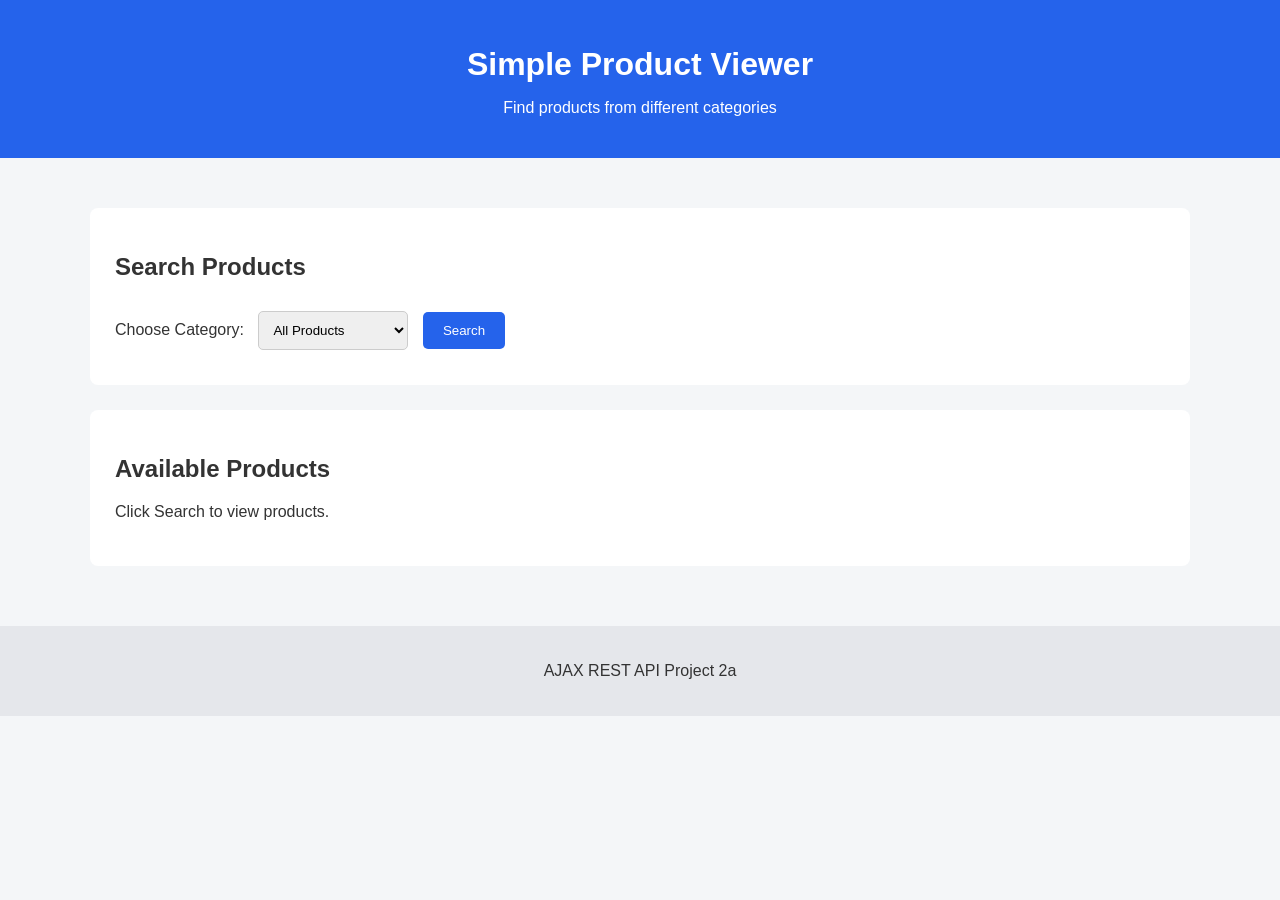
<file: Ajax-app/index.html>
<!doctype html>
<html lang="en">
  <head>
    <meta charset="UTF-8" />
    <meta name="viewport" content="width=device-width, initial-scale=1.0" />
    <title>Simple Product Viewer</title>
    <link rel="stylesheet" href="style.css" />
  </head>

  <body>
    <header>
      <h1>Simple Product Viewer</h1>
      <p>Find products from different categories</p>
    </header>
    <main>
      <section class="search-section">
        <h2>Search Products</h2>

        <label for="category">Choose Category:</label>

        <select id="category">
          <option value="all">All Products</option>
          <option value="electronics">Electronics</option>
          <option value="jewelery">Jewellery</option>
          <option value="men's clothing">Men's Clothing</option>
          <option value="women's clothing">Women's Clothing</option>
        </select>

        <button type="button" id="searchBtn">Search</button>
      </section>

      <section class="products-section">
        <h2>Available Products</h2>

        <p id="message">Click Search to view products.</p>

        <div id="productList"></div>
      </section>
    </main>

    <footer>
      <p>AJAX REST API Project 2a</p>
    </footer>
    <script src="script.js"></script>
  </body>
</html>
</file>
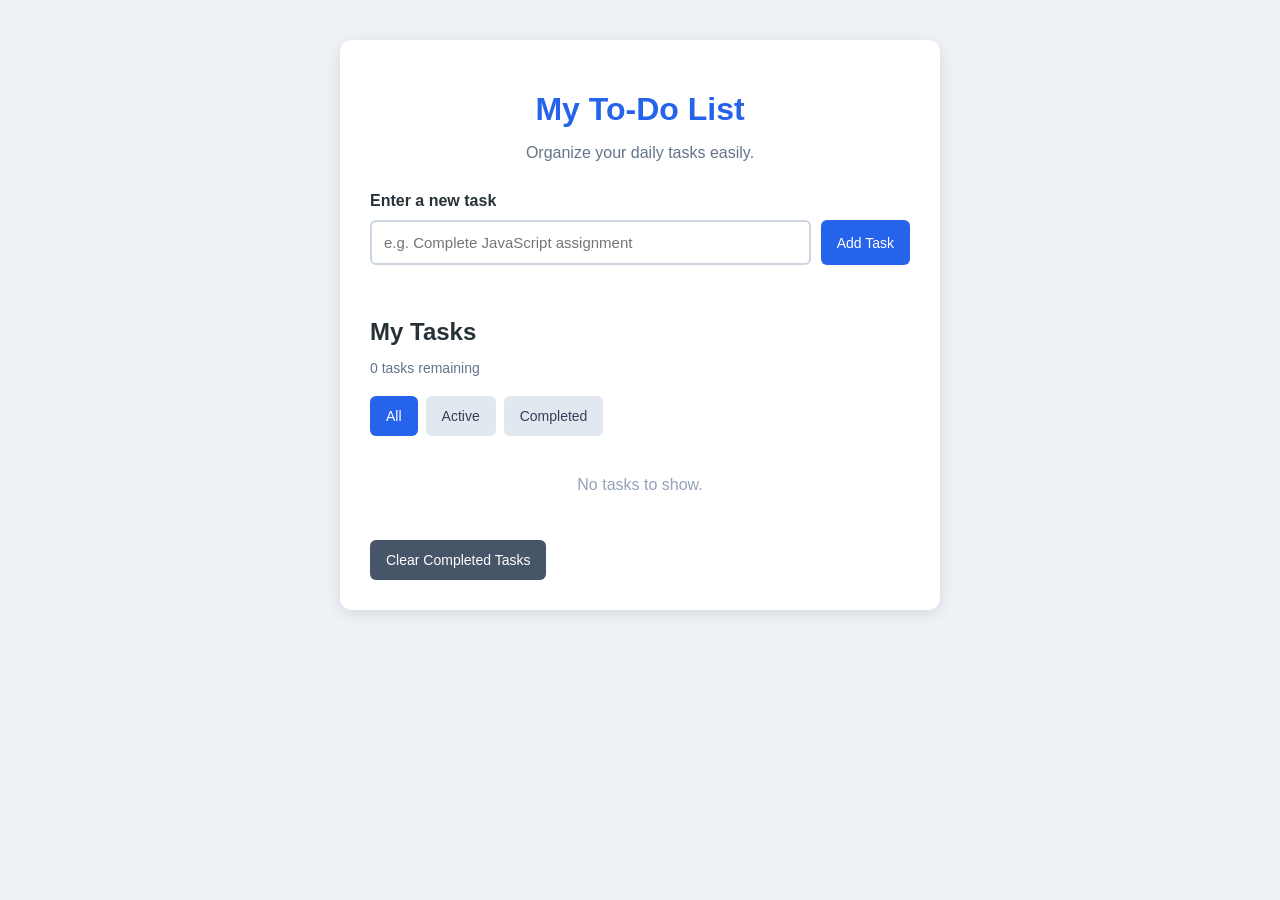
<file: todo-app/index.html>
<!DOCTYPE html>
<html lang="en">
<head>
  <meta charset="UTF-8">
  <meta name="viewport" content="width=device-width, initial-scale=1.0">
  <title>My To-Do List</title>
  <link rel="stylesheet" href="style.css">
  <script src="script.js" defer></script>
</head>
<body>

  <main class="container">
    <h1>My To-Do List</h1>
    <p class="subtitle">Organize your daily tasks easily.</p>

    <form id="taskForm" novalidate>
      <label for="taskInput">Enter a new task</label>

      <div class="input-row">
        <input
          type="text"
          id="taskInput"
          placeholder="e.g. Complete JavaScript assignment"
          maxlength="100"
        >
        <button type="submit">Add Task</button>
      </div>

      <p id="errorMessage" class="error" role="alert"></p>
    </form>

    <section class="task-section">
      <h2>My Tasks</h2>

      <p id="taskCounter">0 tasks remaining</p>

      <div class="filters">
        <button type="button" class="filx ter active" data-filter="all">All</button>
        <button type="button" class="filter" data-filter="active">Active</button>
        <button type="button" class="filter" data-filter="completed">Completed</button>
      </div>

      <ul id="taskList"></ul>

      <p id="emptyMessage">No tasks to show.</p>

      <button type="button" id="clearCompleted">
        Clear Completed Tasks
      </button>
    </section>
  </main>

</body>
</html>
</file>
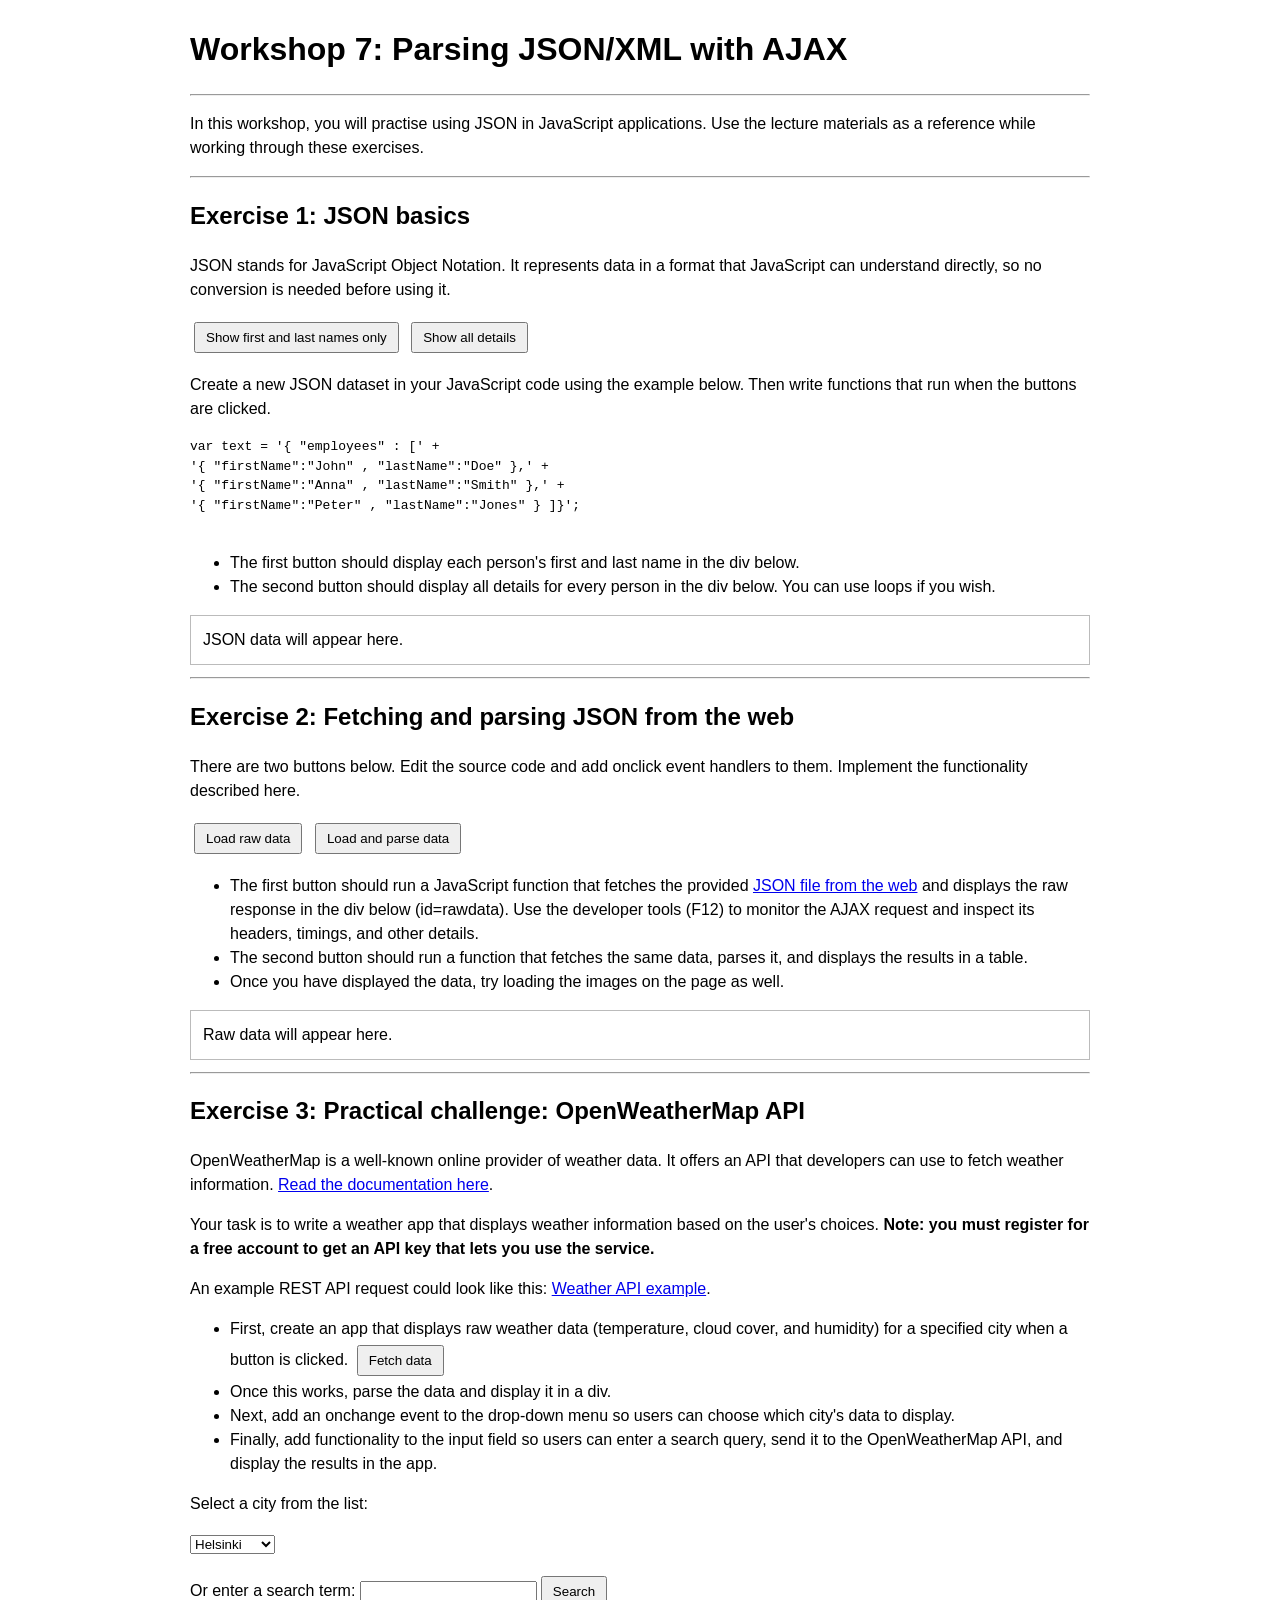
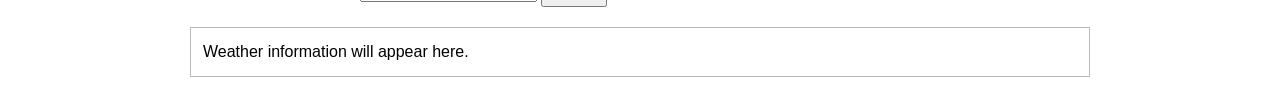
<file: workshop 7/index.html>
<!DOCTYPE html>
<html lang="en">
<head>
  <meta charset="utf-8">
  <title>Workshop 7</title>
  <link rel="stylesheet" href="css/styles.css">
  <meta name="viewport" content="width=device-width, initial-scale=1">
  <script src="script.js" defer></script>
</head>
<body class="ws8">
  <h1>Workshop 7: Parsing JSON/XML with AJAX</h1>
  <hr>
  <p>In this workshop, you will practise using JSON in JavaScript applications. Use the lecture materials as a reference while working through these exercises.</p>
  <hr>
  <h2>Exercise 1: JSON basics</h2>
  <p>JSON stands for JavaScript Object Notation. It represents data in a format that JavaScript can understand directly, so no conversion is needed before using it.</p>
  <p>
    <button onclick="showNames()">Show first and last names only</button>
    <button onclick="showDetails()">Show all details</button>
  </p>
  <p>Create a new JSON dataset in your JavaScript code using the example below. Then write functions that run when the buttons are clicked.</p>
  <pre>
var text = '{ "employees" : [' +
'{ "firstName":"John" , "lastName":"Doe" },' +
'{ "firstName":"Anna" , "lastName":"Smith" },' +
'{ "firstName":"Peter" , "lastName":"Jones" } ]}';
  </pre>
  <ul>
    <li>The first button should display each person's first and last name in the div below.</li>
    <li>The second button should display all details for every person in the div below. You can use loops if you wish.</li>
  </ul>
  <div id="jsondata">JSON data will appear here.</div>
  <hr>
  <h2>Exercise 2: Fetching and parsing JSON from the web</h2>
  <p>There are two buttons below. Edit the source code and add onclick event handlers to them. Implement the functionality described here.</p>
  <p>
    <button onclick="loadRaw()">Load raw data</button>
    <button onclick="loadMovies()">Load and parse data</button>
  </p>
  <ul>
    <li>The first button should run a JavaScript function that fetches the provided <a href="https://www.omdbapi.com/?s=star+wars&amp;apikey=cbbc6750">JSON file from the web</a> and displays the raw response in the div below (id=rawdata). Use the developer tools (F12) to monitor the AJAX request and inspect its headers, timings, and other details.</li>
    <li>The second button should run a function that fetches the same data, parses it, and displays the results in a table.</li>
    <li>Once you have displayed the data, try loading the images on the page as well.</li>
  </ul>
  <div id="rawdata">Raw data will appear here.</div>
  <hr>
  <h2>Exercise 3: Practical challenge: OpenWeatherMap API</h2>
  <p>OpenWeatherMap is a well-known online provider of weather data. It offers an API that developers can use to fetch weather information. <a href="https://openweathermap.org/api">Read the documentation here</a>.</p>
  <p>Your task is to write a weather app that displays weather information based on the user's choices. <b>Note: you must register for a free account to get an API key that lets you use the service.</b></p>
  <p>An example REST API request could look like this: <a href="https://api.openweathermap.org/data/2.5/weather?q=Helsinki&amp;units=metric&amp;mode=JSON&amp;APPID=ff64c247a136f706923d1ee0d55d71e2">Weather API example</a>.</p>
  <ul>
    <li>First, create an app that displays raw weather data (temperature, cloud cover, and humidity) for a specified city when a button is clicked. <button onclick="getWeather()">Fetch data</button></li>
    <li>Once this works, parse the data and display it in a div.</li>
    <li>Next, add an onchange event to the drop-down menu so users can choose which city's data to display.</li>
    <li>Finally, add functionality to the input field so users can enter a search query, send it to the OpenWeatherMap API, and display the results in the app.</li>
  </ul>
  <p>Select a city from the list:</p>
  <select name="mySelect" id="city" onchange="getWeather()">
    <option value="Helsinki">Helsinki</option>
    <option value="Stockholm">Stockholm</option>
    <option value="Rome">Rome</option>
    <option value="New York">New York</option>
  </select>
  <p>Or enter a search term: <input id="citysearch"><button id="search" onclick="searchWeather()">Search</button></p>
  <div id="weatherdata">Weather information will appear here.</div>
</body>
</html>
</file>
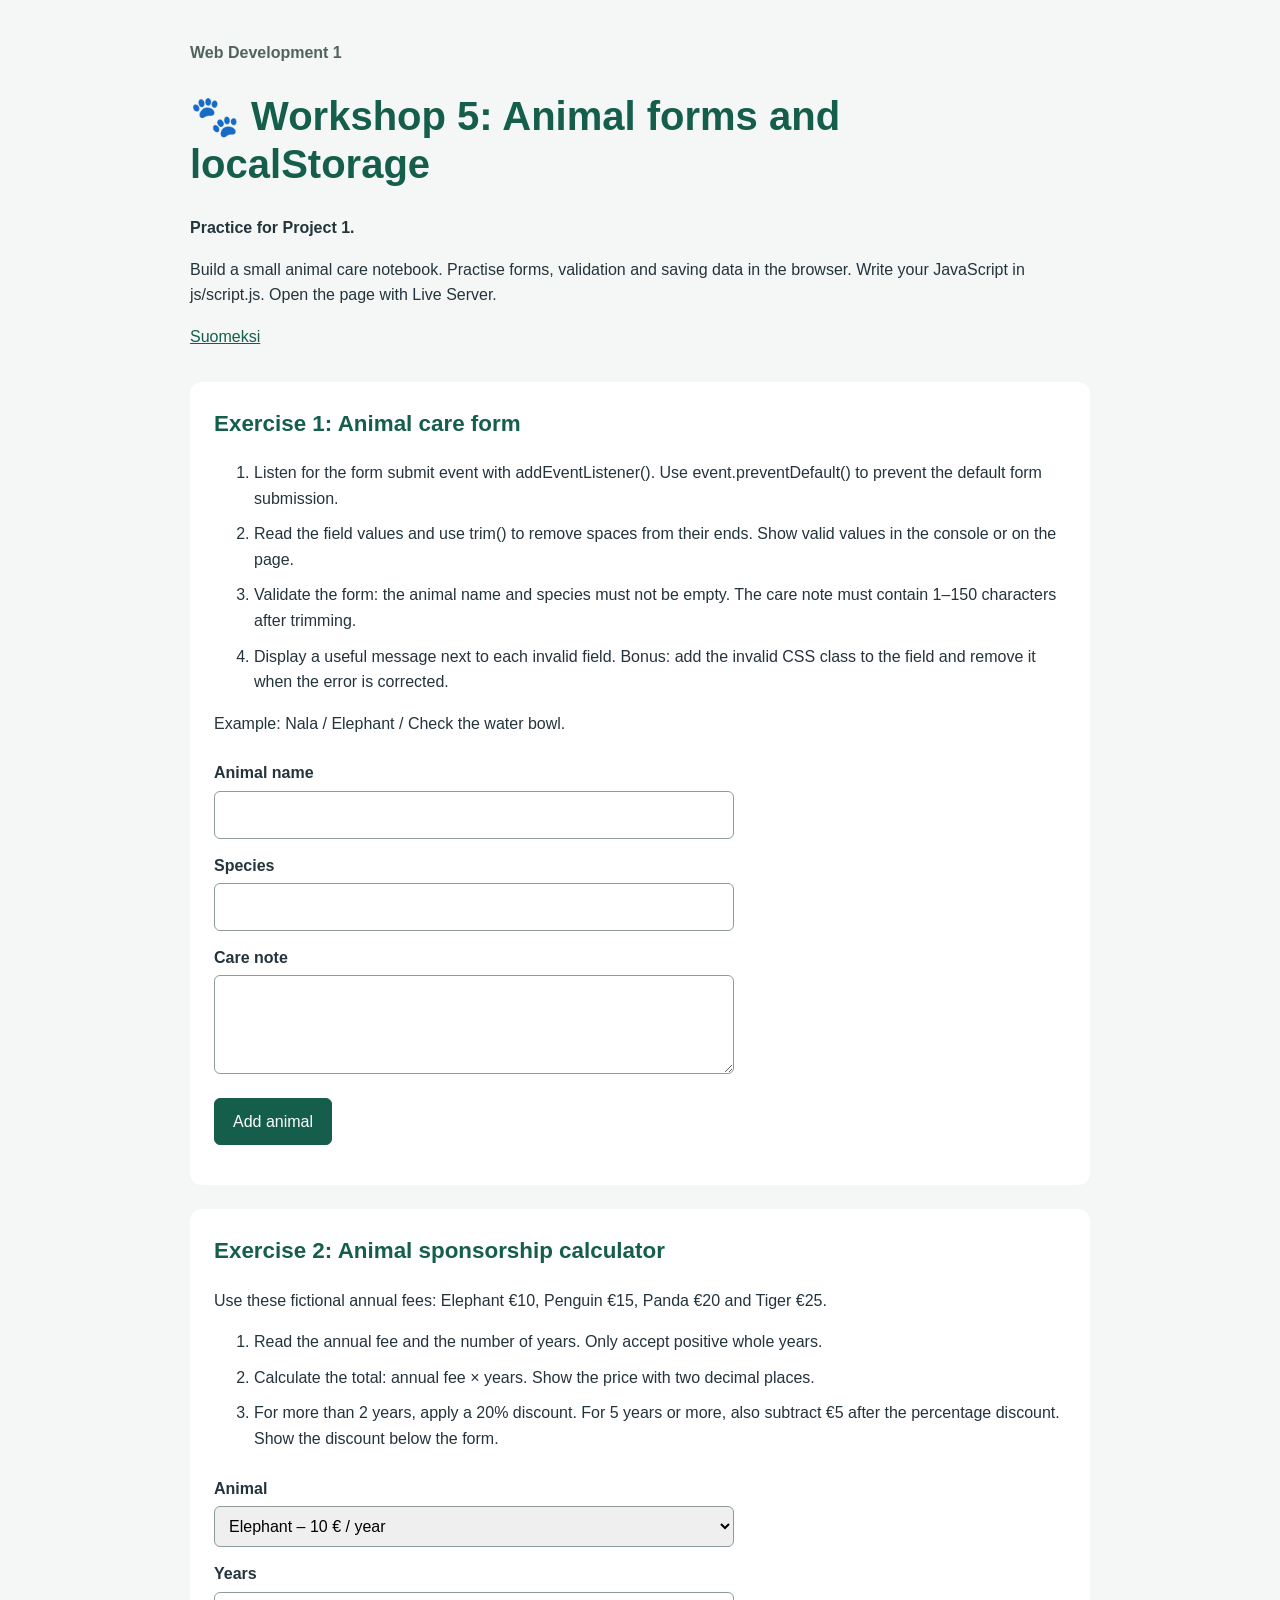
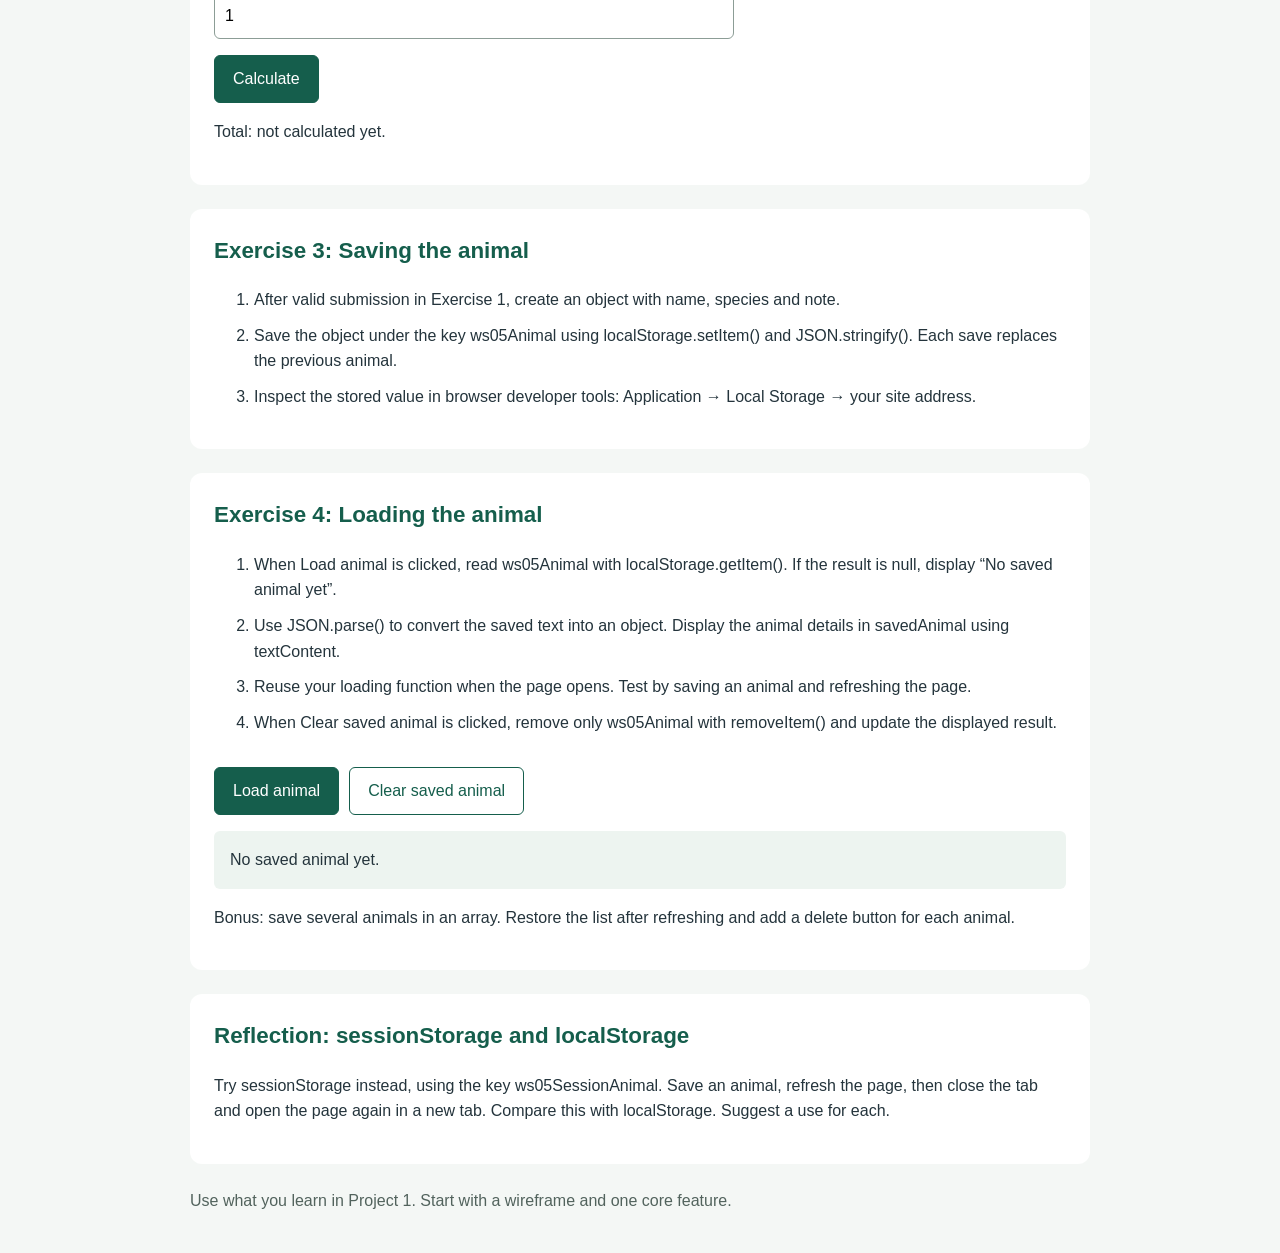
<file: Workshop5/index.html>
<!DOCTYPE html>
<html lang="en">
<head>
  <meta charset="UTF-8">
  <meta name="viewport" content="width=device-width, initial-scale=1.0">
  <title>Workshop 5: Animal forms and localStorage</title>
  <link rel="stylesheet" href="css/styles.css">
  <script src="js/script.js" defer></script>
</head>
<body>
<main>
<header>
  <p class="course">Web Development 1</p>
  <h1>🐾 Workshop 5: Animal forms and localStorage</h1>
  <p class="notice">Practice for Project 1.</p>
  <p>Build a small animal care notebook. Practise forms, validation and saving data in the browser. Write your JavaScript in js/script.js. Open the page with Live Server.</p>
  <a href="index-fi.html" lang="fi">Suomeksi</a>
</header>
<section>
  <h2>Exercise 1: Animal care form</h2>
  <ol><li>Listen for the form submit event with addEventListener(). Use event.preventDefault() to prevent the default form submission.</li><li>Read the field values and use trim() to remove spaces from their ends. Show valid values in the console or on the page.</li><li>Validate the form: the animal name and species must not be empty. The care note must contain 1–150 characters after trimming.</li><li>Display a useful message next to each invalid field. Bonus: add the invalid CSS class to the field and remove it when the error is corrected.</li></ol>
  <p>Example: Nala / Elephant / Check the water bowl.</p>
  <!-- novalidate allows students to practise JavaScript validation. -->
  <form id="animalForm" novalidate>
    <label for="animalName">Animal name</label>
    <input id="animalName" name="name" type="text" required aria-describedby="nameError">
    <span id="nameError" class="error" aria-live="polite"></span>
    <label for="animalSpecies">Species</label>
    <input id="animalSpecies" name="species" type="text" required aria-describedby="speciesError">
    <span id="speciesError" class="error" aria-live="polite"></span>
    <label for="careNote">Care note</label>
    <textarea id="careNote" name="note" rows="3" required aria-describedby="noteError"></textarea>
    <span id="noteError" class="error" aria-live="polite"></span>
    <button type="submit">Add animal</button>
  </form>
  <p id="formResult" role="status"></p>
</section>
<section>
  <h2>Exercise 2: Animal sponsorship calculator</h2>
  <p>Use these fictional annual fees: Elephant €10, Penguin €15, Panda €20 and Tiger €25.</p>
  <ol><li>Read the annual fee and the number of years. Only accept positive whole years.</li><li>Calculate the total: annual fee × years. Show the price with two decimal places.</li><li>For more than 2 years, apply a 20% discount. For 5 years or more, also subtract €5 after the percentage discount. Show the discount below the form.</li></ol>
  <form id="sponsorForm">
    <label for="animalType">Animal</label>
    <select id="animalType" name="type"><option value="10">Elephant – 10 € / year</option><option value="15">Penguin – 15 € / year</option><option value="20">Panda – 20 € / year</option><option value="25">Tiger – 25 € / year</option></select>
    <label for="years">Years</label>
    <input id="years" name="years" type="number" min="1" step="1" value="1" required>
    <button type="submit">Calculate</button>
  </form>
  <p id="cost" role="status">Total: not calculated yet.</p>
  <p id="discountMessage" aria-live="polite"></p>
</section>
<section>
  <h2>Exercise 3: Saving the animal</h2>
  <ol><li>After valid submission in Exercise 1, create an object with name, species and note.</li><li>Save the object under the key ws05Animal using localStorage.setItem() and JSON.stringify(). Each save replaces the previous animal.</li><li>Inspect the stored value in browser developer tools: Application → Local Storage → your site address.</li></ol>
</section>
<section>
  <h2>Exercise 4: Loading the animal</h2>
  <ol><li>When Load animal is clicked, read ws05Animal with localStorage.getItem(). If the result is null, display “No saved animal yet”.</li><li>Use JSON.parse() to convert the saved text into an object. Display the animal details in savedAnimal using textContent.</li><li>Reuse your loading function when the page opens. Test by saving an animal and refreshing the page.</li><li>When Clear saved animal is clicked, remove only ws05Animal with removeItem() and update the displayed result.</li></ol>
  <div class="actions">
    <button type="button" id="loadAnimal">Load animal</button>
    <button type="button" id="clearAnimal" class="secondary">Clear saved animal</button>
  </div>
  <p id="savedAnimal" class="saved" role="status">Saved animal details will appear here.</p>
  <p>Bonus: save several animals in an array. Restore the list after refreshing and add a delete button for each animal.</p>
</section>
<section>
  <h2>Reflection: sessionStorage and localStorage</h2>
  <p>Try sessionStorage instead, using the key ws05SessionAnimal. Save an animal, refresh the page, then close the tab and open the page again in a new tab. Compare this with localStorage. Suggest a use for each.</p>
</section>
<footer><p>Use what you learn in Project 1. Start with a wireframe and one core feature.</p></footer>
</main>
</body>
</html>
</file>
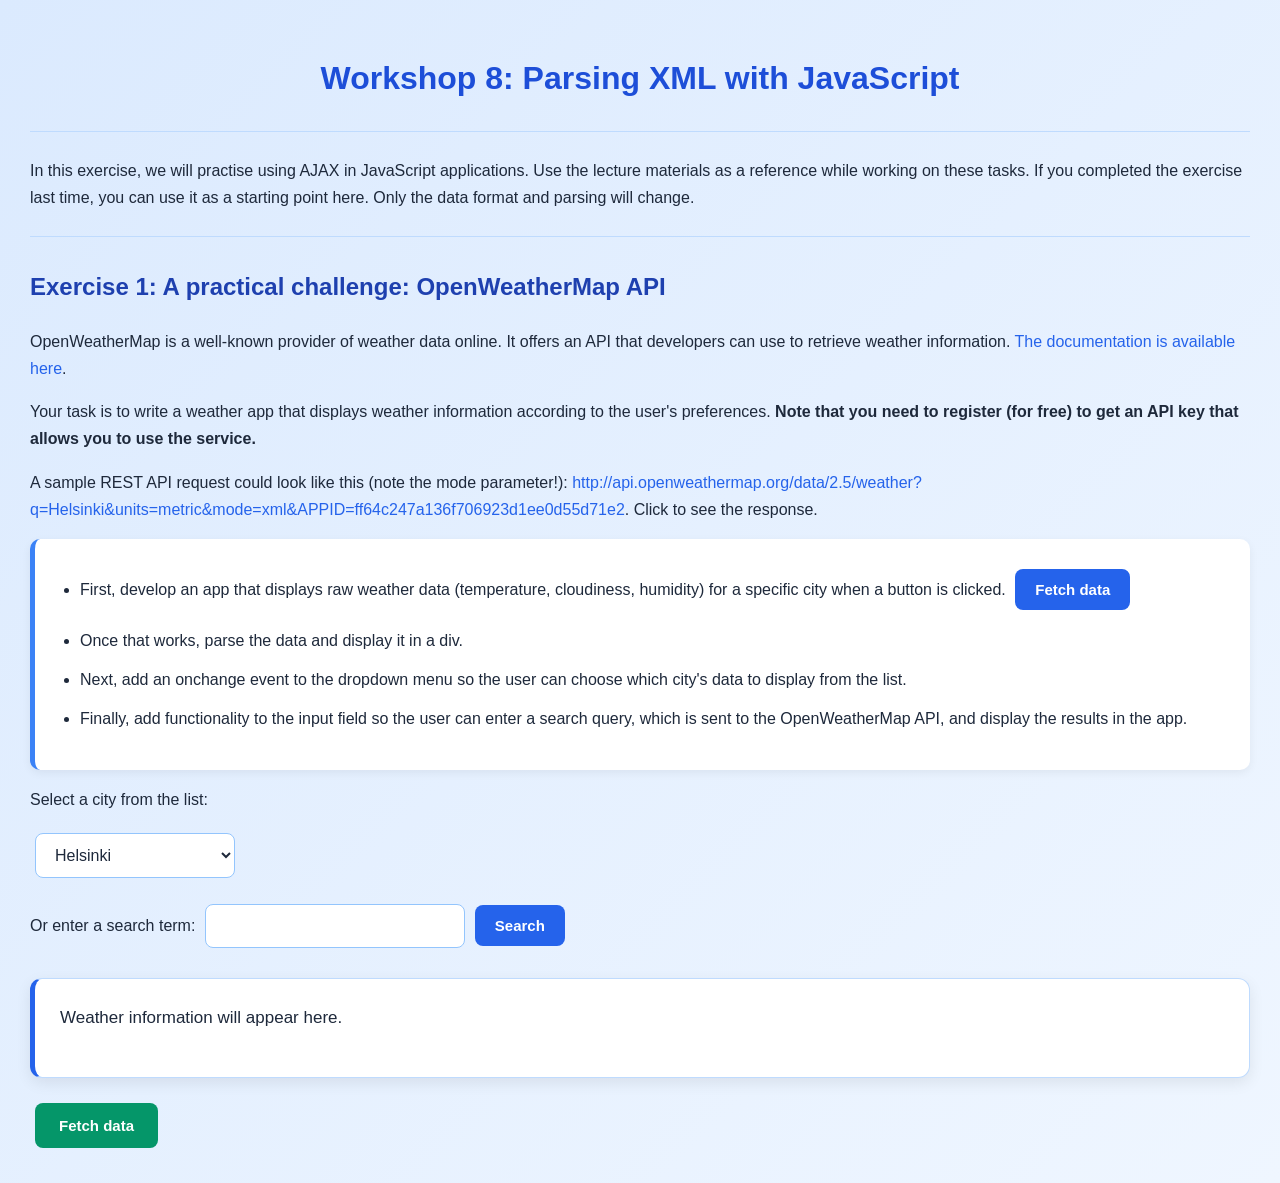
<file: workshop8/index.html>
<!DOCTYPE html>
<HTML lang="en">

<head>
    <meta charset="utf-8">
    <title>Workshop 8</title>
    <link rel="stylesheet" href="/workshop8/css/styles.css">
    <!--This is a comment. Comments are not displayed in the browser-->
    <!--defer waits until the HTML has been read before executing JavaScript.-->
    <script src="/workshop8/script.js" defer></script>
</head>

<body class="ws8">
    <h1>Workshop 8: Parsing XML with JavaScript</h1>
    <hr />
    <p>In this exercise, we will practise using AJAX in JavaScript applications. Use the lecture materials as a
        reference while working on these tasks. If you completed the exercise last time, you can use it as a starting
        point here. Only the data format and parsing will change.</p>

    <hr />
    <h2>Exercise 1: A practical challenge: OpenWeatherMap API</h2>

    <p>OpenWeatherMap is a well-known provider of weather data online. It offers an API that developers can use to
        retrieve weather information. <a href="https://openweathermap.org/api">The documentation is available here</a>.
    </p>
    <p>Your task is to write a weather app that displays weather information according to the user's preferences.
        <b>Note that you need to register (for free) to get an API key that allows you to use the service.</b>
    </p>

    <p>A sample REST API request could look like this (note the mode parameter!): <a
            href="http://api.openweathermap.org/data/2.5/weather?q=Helsinki&units=metric&mode=xml&APPID=ff64c247a136f706923d1ee0d55d71e2">http://api.openweathermap.org/data/2.5/weather?q=Helsinki&units=metric&mode=xml&APPID=ff64c247a136f706923d1ee0d55d71e2</a>.
        Click to see the response.</p>
    <ul>
        <li>First, develop an app that displays raw weather data (temperature, cloudiness, humidity) for a specific
            city when a button is clicked. <button>Fetch data</button></li>
        <li>Once that works, parse the data and display it in a div.</li>
        <li>Next, add an onchange event to the dropdown menu so the user can choose which city's data to display from
            the list.</li>
        <li>Finally, add functionality to the input field so the user can enter a search query, which is sent to the
            OpenWeatherMap API, and display the results in the app.</li>
    </ul>
    <p>Select a city from the list:</p>
    <select name="mySelect" id="city" onchange="">
        <option value="Helsinki">Helsinki</option>
        <option value="Stockholm">Stockholm</option>
        <option value="Rome">Rome</option>
        <option value="New York">New York</option>
    </select>
    <p>Or enter a search term: <input id="citysearch" /><button id="search">Search</button></p>
    <div id="weatherdata">Weather information will appear here.</div>

    <!--This is a comment. Comments are not displayed in the browser-->
    <button id="fetchWeather">Fetch data</button>

</body>

</html>
</file>
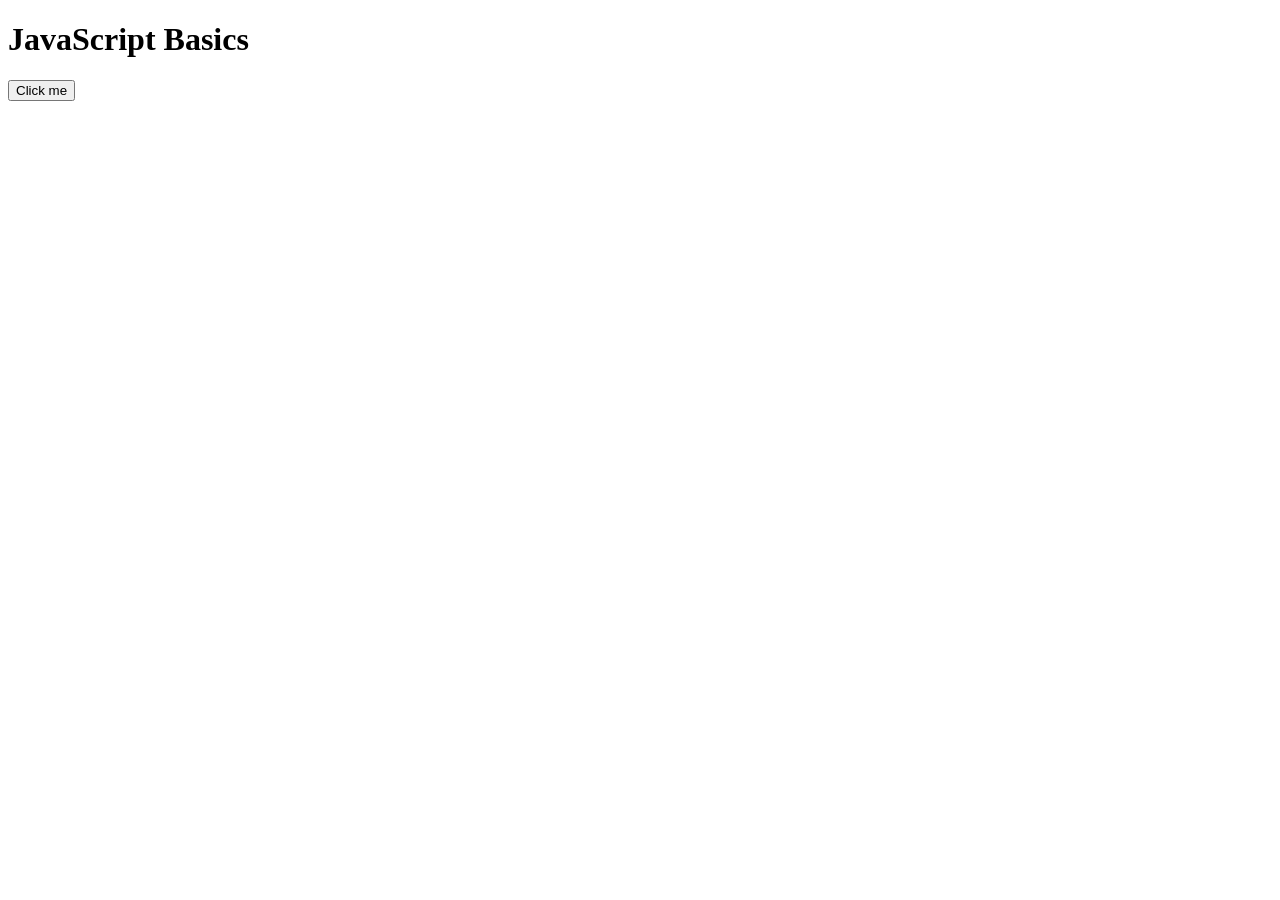
<file: WS02_JavaScript_Basics/index.html>
<!DOCTYPE html>
<html lang="en">
<head>
    <meta charset="UTF-8">
    <meta name="viewport" content="width=device-width, initial-scale=1.0">
    <title>Workshop 02 - JavaScript Basics</title>
</head>
<body>

    <h1>JavaScript Basics</h1>

    <button id="messageButton">Click me</button>

    <script src="js/script.js"></script>
</body>
</html>
</file>
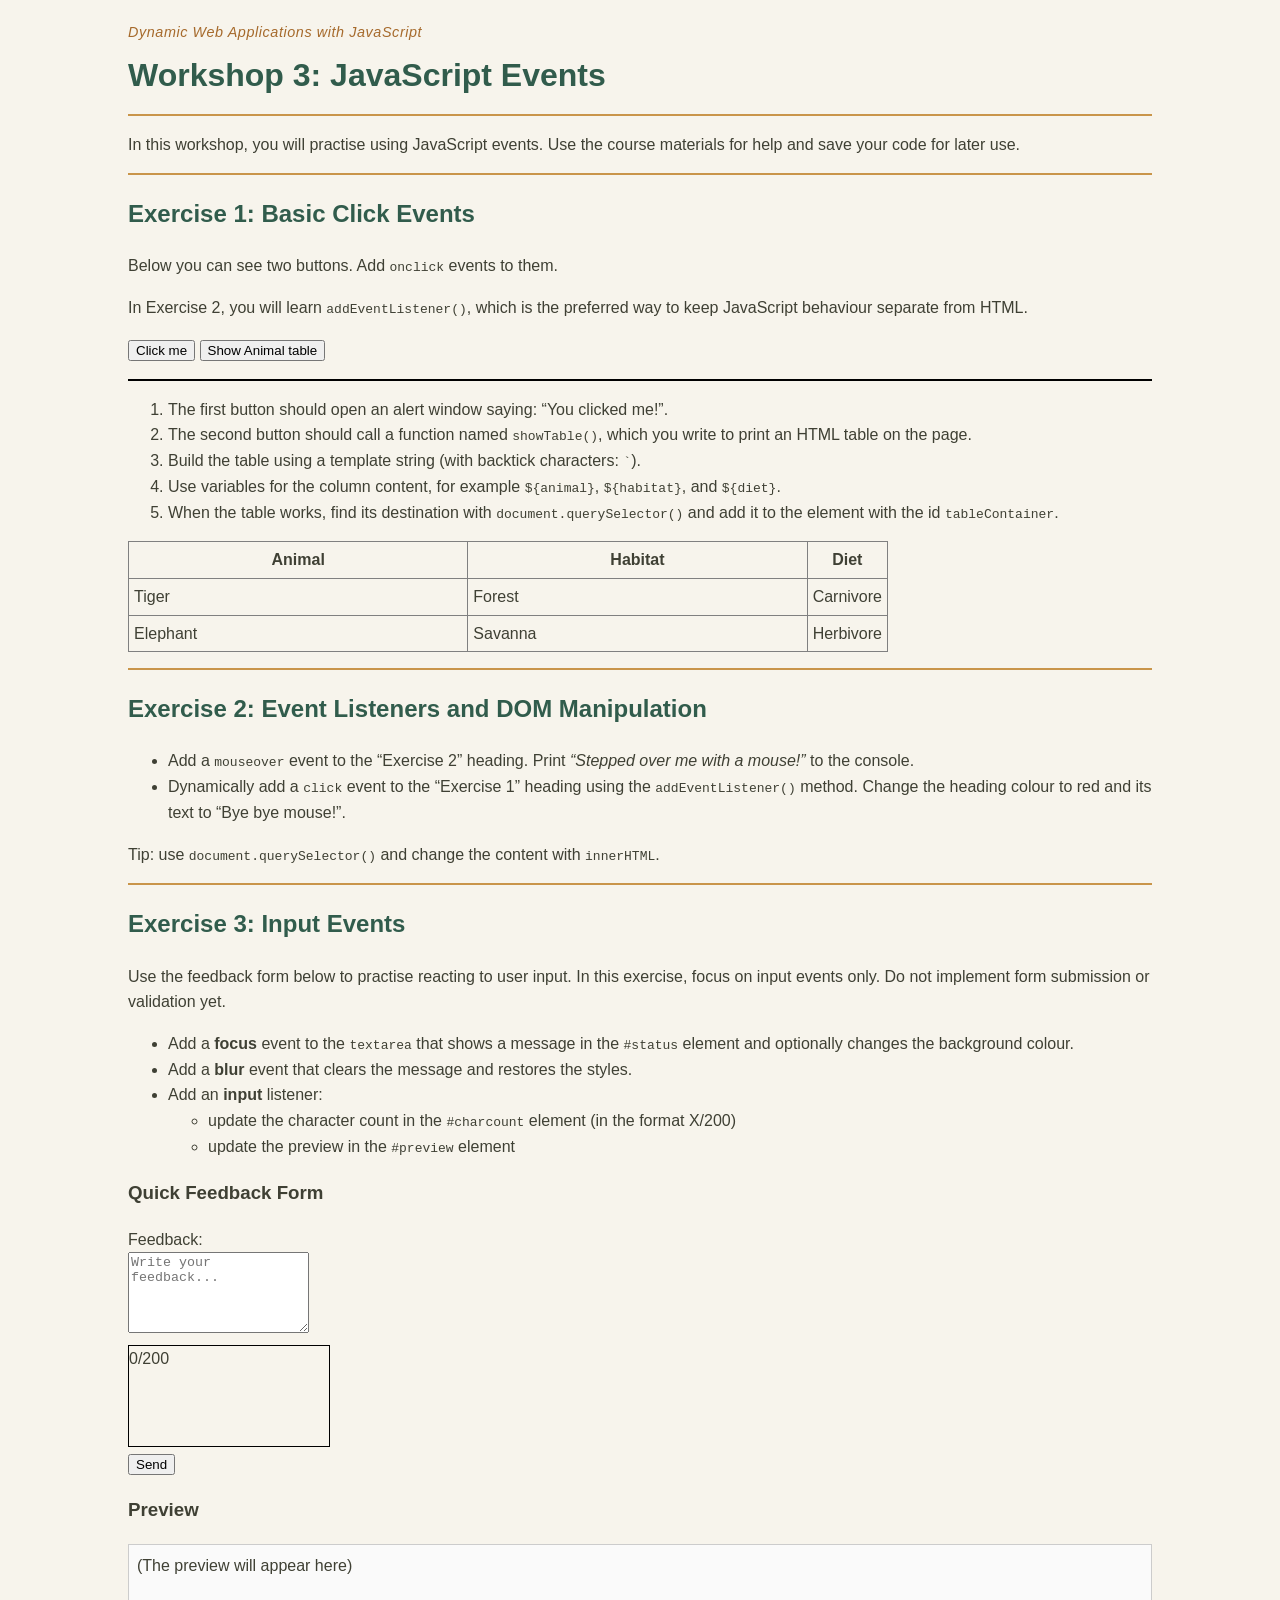
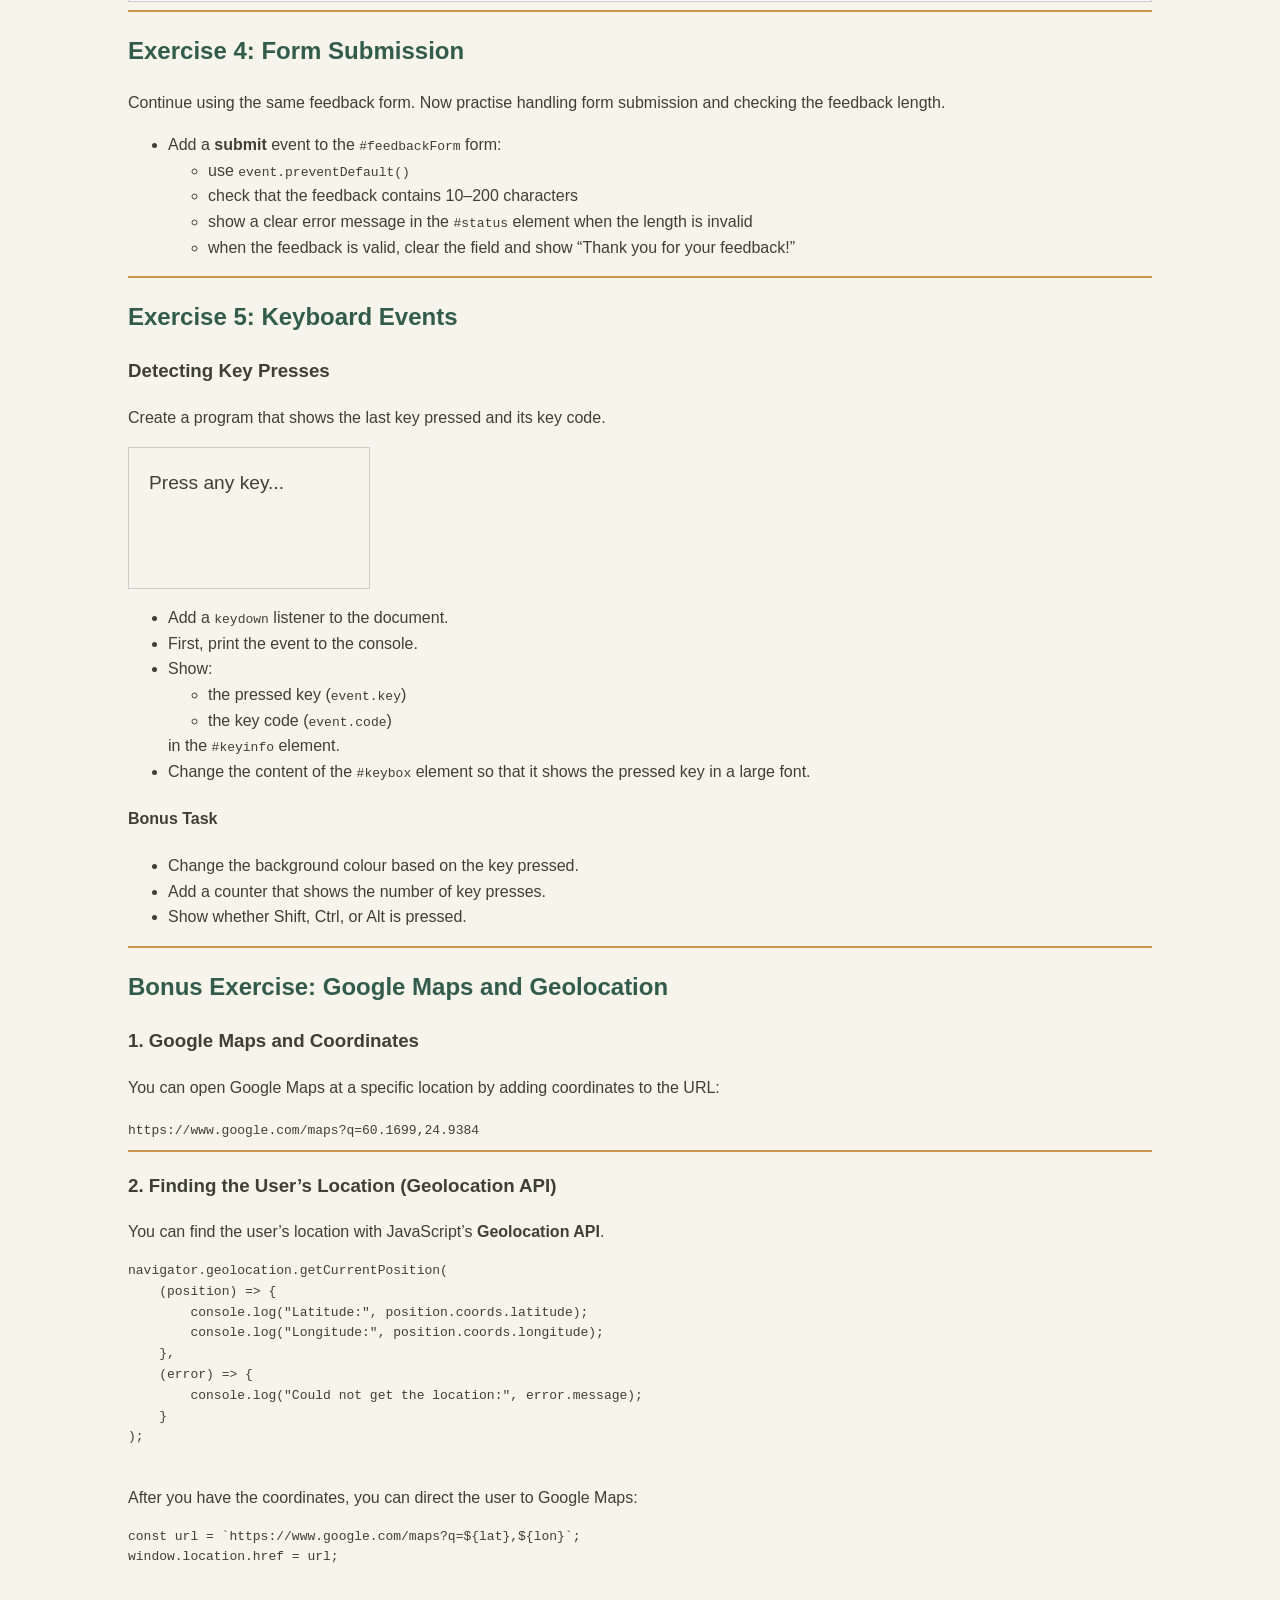
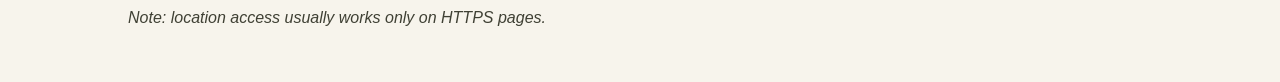
<file: Workshop3/workshop03.html>
<!doctype html>
<html lang="en">
  <head>
    <meta charset="utf-8" />
    <title>Workshop 3</title>
    <link rel="stylesheet" href="css/styles.css" />
    <script src="js/script.js" defer></script>
  </head>

  <body class="ws3">
    <h1>Workshop 3: JavaScript Events</h1>
    <hr />
    <p>
      In this workshop, you will practise using JavaScript events. Use the
      course materials for help and save your code for later use.
    </p>
    <hr />

    <!-- Exercise 1 -->
    <h2>Exercise 1: Basic Click Events</h2>
    <p>
      Below you can see two buttons. Add <code>onclick</code> events to them.
    </p>
    <p>
      In Exercise 2, you will learn <code>addEventListener()</code>, which is
      the preferred way to keep JavaScript behaviour separate from HTML.
    </p>

    <p>
      <button onclick="alert('You clicked me!')">Click me</button>
      <button onclick="showTable()">Show Animal table</button>
    </p>

    <div id="tableContainer"></div>

    <ol>
      <li>
        The first button should open an alert window saying: “You clicked me!”.
      </li>
      <li>
        The second button should call a function named <code>showTable()</code>,
        which you write to print an HTML table on the page.
      </li>
      <li>
        Build the table using a template string (with backtick characters:
        <code>`</code>).
      </li>
      <li>
        Use variables for the column content, for example
        <code>${animal}</code>, <code>${habitat}</code>, and
        <code>${diet}</code>.
      </li>
      <li>
        When the table works, find its destination with
        <code>document.querySelector()</code> and add it to the element with the
        id <code>tableContainer</code>.
      </li>
    </ol>

    <table id="example" class="display">
      <thead>
        <tr>
          <th>Animal</th>
          <th>Habitat</th>
          <th>Diet</th>
        </tr>
      </thead>
      <tbody>
        <tr>
          <td>Tiger</td>
          <td>Forest</td>
          <td>Carnivore</td>
        </tr>
        <tr>
          <td>Elephant</td>
          <td>Savanna</td>
          <td>Herbivore</td>
        </tr>
      </tbody>
    </table>

    <hr />

    <!-- Exercise 2 -->
    <h2>Exercise 2: Event Listeners and DOM Manipulation</h2>
    <ul>
      <li>
        Add a <code>mouseover</code> event to the “Exercise 2” heading. Print
        <em>“Stepped over me with a mouse!”</em> to the console.
      </li>
      <li>
        Dynamically add a <code>click</code> event to the “Exercise 1” heading
        using the <code>addEventListener()</code> method. Change the heading
        colour to red and its text to “Bye bye mouse!”.
      </li>
    </ul>
    <p>
      Tip: use <code>document.querySelector()</code> and change the content with
      <code>innerHTML</code>.
    </p>

    <hr />

    <!-- Exercise 3 -->
    <h2>Exercise 3: Input Events</h2>
    <p>
      Use the feedback form below to practise reacting to user input. In this
      exercise, focus on input events only. Do not implement form submission or
      validation yet.
    </p>

    <ul>
      <li>
        Add a <strong>focus</strong> event to the <code>textarea</code> that
        shows a message in the <code>#status</code> element and optionally
        changes the background colour.
      </li>
      <li>
        Add a <strong>blur</strong> event that clears the message and restores
        the styles.
      </li>
      <li>
        Add an <strong>input</strong> listener:
        <ul>
          <li>
            update the character count in the <code>#charcount</code> element
            (in the format X/200)
          </li>
          <li>update the preview in the <code>#preview</code> element</li>
        </ul>
      </li>
    </ul>

    <h3>Quick Feedback Form</h3>

    <form id="feedbackForm" novalidate>
      <label for="feedback">Feedback:</label><br />
      <textarea
        id="feedback"
        placeholder="Write your feedback..."
        rows="5"
      ></textarea
      ><br />

      <div style="margin: 4px 0">
        <span id="charcount">0/200</span>
        <span
          id="status"
          aria-live="polite"
          style="margin-left: 8px; color: #666"
        ></span>
      </div>

      <button id="sendBtn" type="submit">Send</button>
    </form>

    <h3>Preview</h3>
    <div
      id="preview"
      style="
        border: 1px solid #ccc;
        padding: 8px;
        min-height: 40px;
        background: #fafafa;
      "
    >
      (The preview will appear here)
    </div>

    <hr />

    <!-- Exercise 4 -->
    <h2>Exercise 4: Form Submission</h2>
    <p>
      Continue using the same feedback form. Now practise handling form
      submission and checking the feedback length.
    </p>

    <ul>
      <li>
        Add a <strong>submit</strong> event to the
        <code>#feedbackForm</code> form:
        <ul>
          <li>use <code>event.preventDefault()</code></li>
          <li>check that the feedback contains 10–200 characters</li>
          <li>
            show a clear error message in the <code>#status</code> element when
            the length is invalid
          </li>
          <li>
            when the feedback is valid, clear the field and show “Thank you for
            your feedback!”
          </li>
        </ul>
      </li>
    </ul>

    <hr />

    <!-- Exercise 5 -->
    <h2>Exercise 5: Keyboard Events</h2>

    <h3>Detecting Key Presses</h3>

    <p>Create a program that shows the last key pressed and its key code.</p>

    <div
      id="keybox"
      style="padding: 20px; border: 1px solid #ccc; font-size: 1.2em"
    >
      Press any key...
    </div>

    <p id="keyinfo"></p>

    <ul>
      <li>Add a <code>keydown</code> listener to the document.</li>
      <li>First, print the event to the console.</li>
      <li>
        Show:
        <ul>
          <li>the pressed key (<code>event.key</code>)</li>
          <li>the key code (<code>event.code</code>)</li>
        </ul>
        in the <code>#keyinfo</code> element.
      </li>
      <li>
        Change the content of the <code>#keybox</code> element so that it shows
        the pressed key in a large font.
      </li>
    </ul>

    <h4>Bonus Task</h4>
    <ul>
      <li>Change the background colour based on the key pressed.</li>
      <li>Add a counter that shows the number of key presses.</li>
      <li>Show whether Shift, Ctrl, or Alt is pressed.</li>
    </ul>

    <hr />

    <!-- Bonus Exercise -->
    <h2>Bonus Exercise: Google Maps and Geolocation</h2>

    <h3>1. Google Maps and Coordinates</h3>
    <p>
      You can open Google Maps at a specific location by adding coordinates to
      the URL:
    </p>
    <code>https://www.google.com/maps?q=60.1699,24.9384</code>

    <hr />

    <h3>2. Finding the User’s Location (Geolocation API)</h3>
    <p>
      You can find the user’s location with JavaScript’s
      <strong>Geolocation API</strong>.
    </p>

    <pre>
navigator.geolocation.getCurrentPosition(
    (position) => {
        console.log("Latitude:", position.coords.latitude);
        console.log("Longitude:", position.coords.longitude);
    },
    (error) => {
        console.log("Could not get the location:", error.message);
    }
);
    </pre>

    <p>
      After you have the coordinates, you can direct the user to Google Maps:
    </p>

    <pre>
const url = `https://www.google.com/maps?q=${lat},${lon}`;
window.location.href = url;
    </pre>

    <p><em>Note: location access usually works only on HTTPS pages.</em></p>
  </body>
</html>
</file>
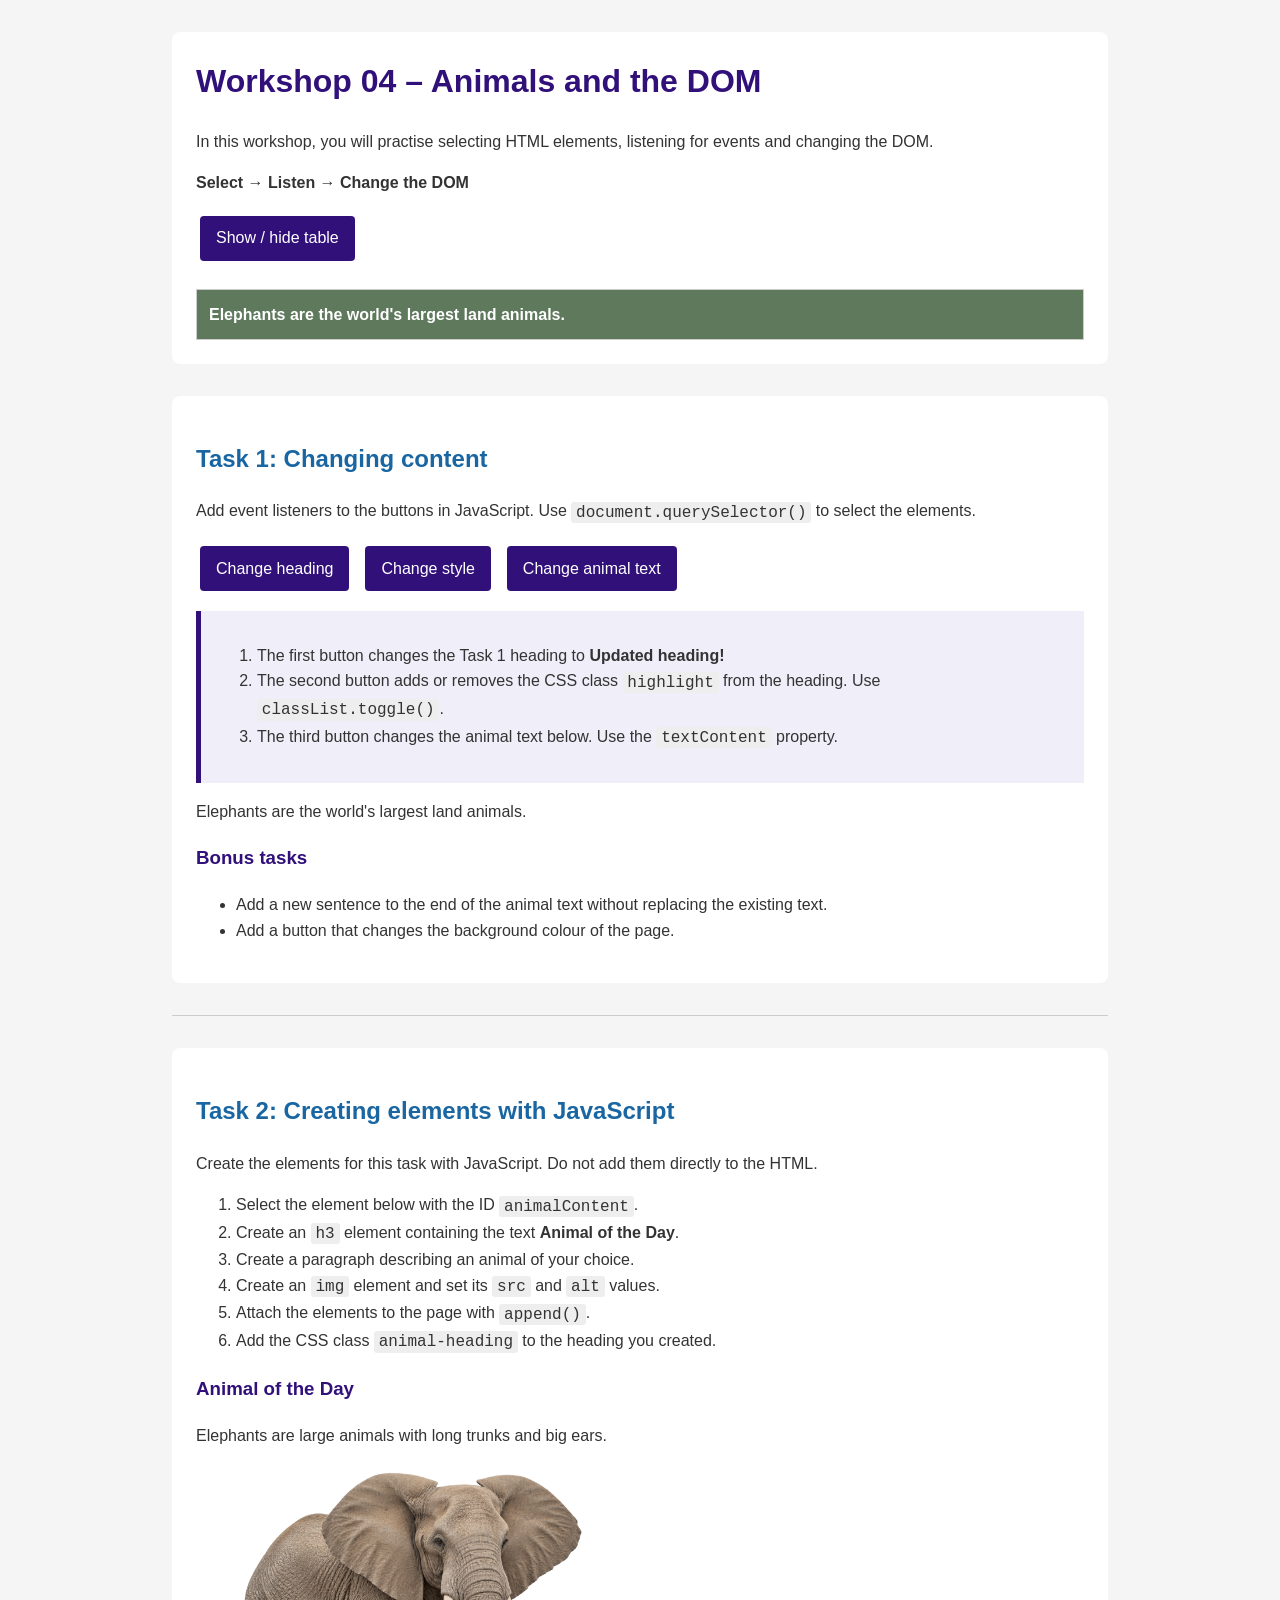
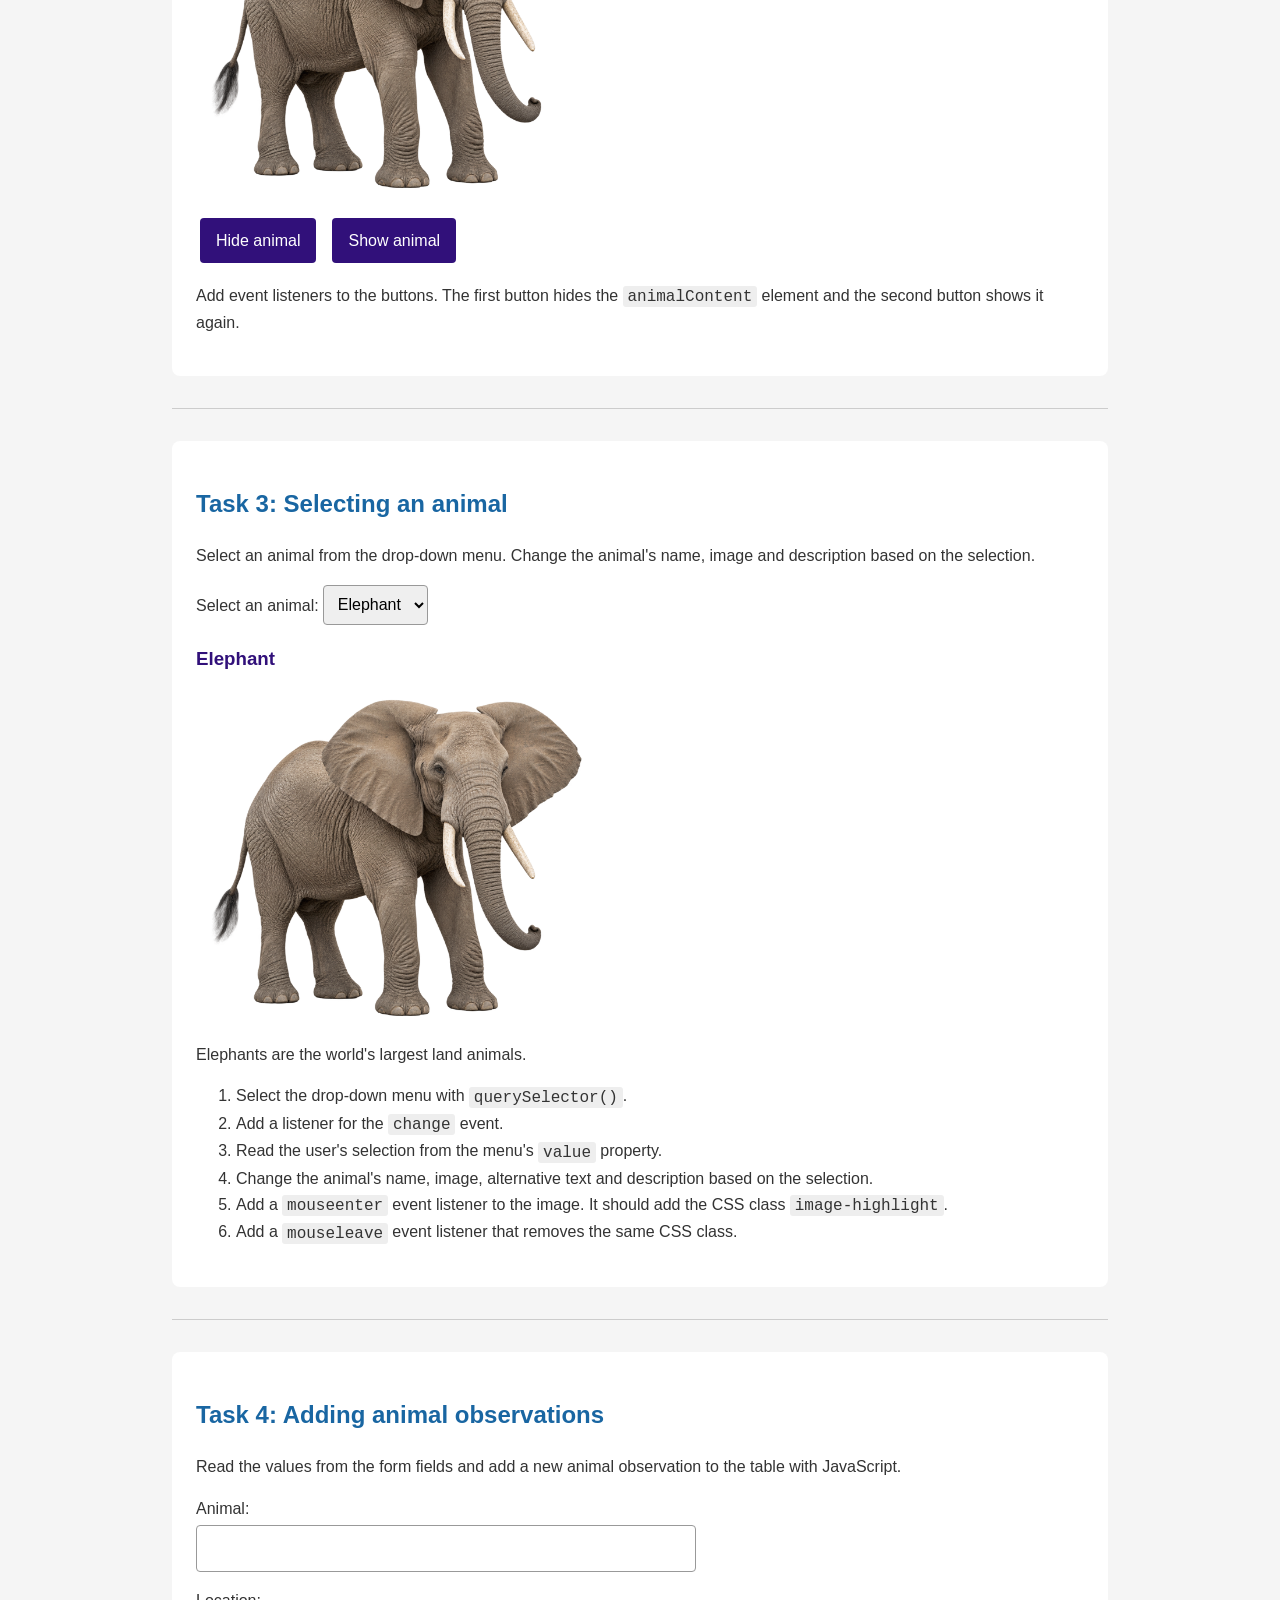
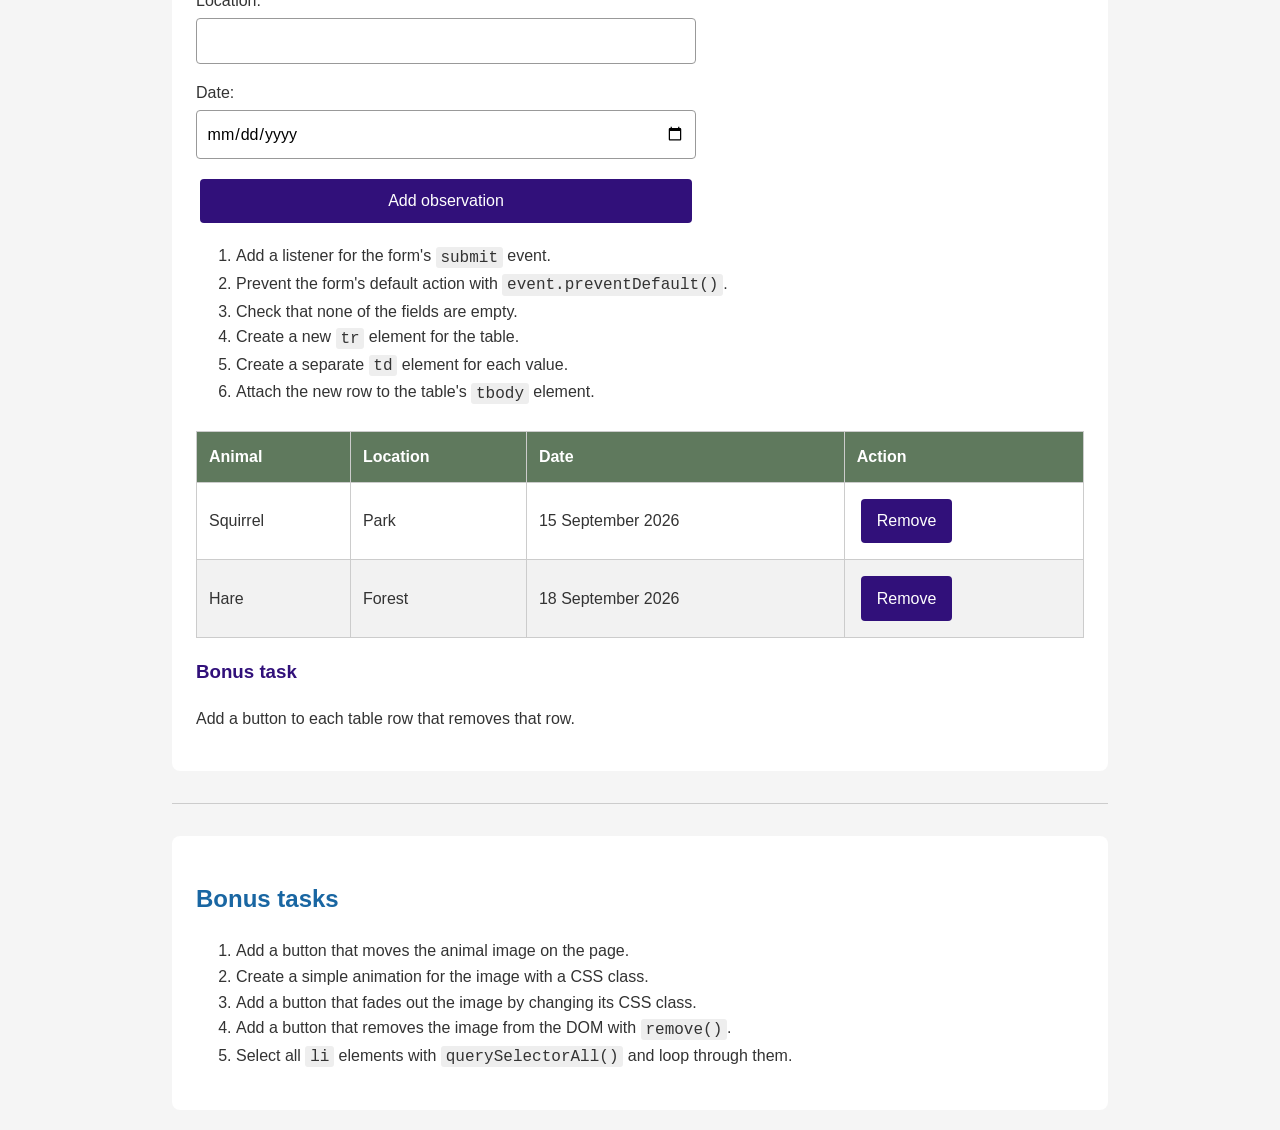
<file: WS04_DOM/workshop4-EN.html>
<!DOCTYPE html>
<html lang="en">

<head>
    <meta charset="UTF-8">
    <meta name="viewport" content="width=device-width, initial-scale=1.0">

    <title>Workshop 04 – DOM Scripting</title>

    <link rel="stylesheet" href="css/styles.css">
    <script src="js/script.js" defer></script>
</head>

<body>
    <header>
        <h1 id="mainHeading">Workshop 04 – Animals and the DOM</h1>

        <p>
            In this workshop, you will practise selecting HTML elements,
            listening for events and changing the DOM.
        </p>

        <p>
            <strong>Select → Listen → Change the DOM</strong>
        </p>

        <button id="animalButton">Show / hide table</button>

<table id="animalTable">
     <thead>
        <tr>
            <th>Elephants are the world's
                largest land animals.</th>
          
        </tr>
    </thead>

     
</table>


    </header>

    <main>
        <!-- TASK 1 -->
        <section>
            <h2 id="taskOneHeading">Task 1: Changing content</h2>

            <p>
                Add event listeners to the buttons in JavaScript.
                Use <code>document.querySelector()</code> to select the elements.
            </p>

            <div class="buttons">
                <button id="changeHeadingButton">
                    Change heading
                </button>

                <button id="changeStyleButton">
                    Change style
                </button>

                <button id="changeTextButton">
                    Change animal text
                </button>
            </div>

            <div class="instructions">
                <ol>
                    <li>
                        The first button changes the Task 1 heading to
                        <strong>Updated heading!</strong>
                    </li>

                    <li>
                        The second button adds or removes the CSS class
                        <code>highlight</code> from the heading.
                        Use <code>classList.toggle()</code>.
                    </li>

                    <li>
                        The third button changes the animal text below.
                        Use the <code>textContent</code> property.
                    </li>
                </ol>
            </div>

            <p id="animalText">
                Elephants are the world's largest land animals.
            </p>

            <h3>Bonus tasks</h3>

            <ul>
                <li>
                    Add a new sentence to the end of the animal text without
                    replacing the existing text.
                </li>

                <li>
                    Add a button that changes the background colour of the page.
                </li>
            </ul>
        </section>

        <hr>

        <!-- TASK 2 -->
        <section>
            <h2>Task 2: Creating elements with JavaScript</h2>

            <p>
                Create the elements for this task with JavaScript. Do not add
                them directly to the HTML.
            </p>

            <ol>
                <li>
                    Select the element below with the ID
                    <code>animalContent</code>.
                </li>

                <li>
                    Create an <code>h3</code> element containing the text
                    <strong>Animal of the Day</strong>.
                </li>

                <li>
                    Create a paragraph describing an animal of your choice.
                </li>

                <li>
                    Create an <code>img</code> element and set its
                    <code>src</code> and <code>alt</code> values.
                </li>

                <li>
                    Attach the elements to the page with
                    <code>append()</code>.
                </li>

                <li>
                    Add the CSS class <code>animal-heading</code> to the
                    heading you created.
                </li>
            </ol>

            <div id="animalContent"></div>

            <div class="buttons">
                <button id="hideAnimalButton">
                    Hide animal
                </button>

                <button id="showAnimalButton">
                    Show animal
                </button>
            </div>

            <p>
                Add event listeners to the buttons. The first button hides the
                <code>animalContent</code> element and the second button shows
                it again.
            </p>
        </section>

        <hr>

        <!-- TASK 3 -->
        <section>
            <h2>Task 3: Selecting an animal</h2>

            <p>
                Select an animal from the drop-down menu. Change the animal's
                name, image and description based on the selection.
            </p>

            <label for="animalSelect">Select an animal:</label>

            <select id="animalSelect">
                <option value="elephant">Elephant</option>
                <option value="tiger">Tiger</option>
                <option value="penguin">Penguin</option>
                <option value="panda">Panda</option>
            </select>

            <article id="selectedAnimal">
                <h3 id="animalName">Elephant</h3>

                <img
                    id="animalImage"
                    src="images/elephant.png"
                    alt="Elephant"
                >

                <p id="animalDescription">
                    Elephants are the world's largest land animals.
                </p>
            </article>

            <ol>
                <li>
                    Select the drop-down menu with
                    <code>querySelector()</code>.
                </li>

                <li>
                    Add a listener for the <code>change</code> event.
                </li>

                <li>
                    Read the user's selection from the menu's
                    <code>value</code> property.
                </li>

                <li>
                    Change the animal's name, image, alternative text and
                    description based on the selection.
                </li>

                <li>
                    Add a <code>mouseenter</code> event listener to the image.
                    It should add the CSS class <code>image-highlight</code>.
                </li>

                <li>
                    Add a <code>mouseleave</code> event listener that removes
                    the same CSS class.
                </li>
            </ol>
        </section>

        <hr>

        <!-- TASK 4 -->
        <section>
            <h2>Task 4: Adding animal observations</h2>

            <p>
                Read the values from the form fields and add a new animal
                observation to the table with JavaScript.
            </p>

            <form id="animalForm">
                <div>
                    <label for="observationAnimal">Animal:</label>

                    <input
                        type="text"
                        id="observationAnimal"
                        name="observationAnimal"
                    >
                </div>

                <div>
                    <label for="observationLocation">Location:</label>

                    <input
                        type="text"
                        id="observationLocation"
                        name="observationLocation"
                    >
                </div>

                <div>
                    <label for="observationDate">Date:</label>

                    <input
                        type="date"
                        id="observationDate"
                        name="observationDate"
                    >
                </div>

                <button type="submit">
                    Add observation
                </button>
            </form>

            <ol>
                <li>
                    Add a listener for the form's <code>submit</code> event.
                </li>

                <li>
                    Prevent the form's default action with
                    <code>event.preventDefault()</code>.
                </li>

                <li>
                    Check that none of the fields are empty.
                </li>

                <li>
                    Create a new <code>tr</code> element for the table.
                </li>

                <li>
                    Create a separate <code>td</code> element for each value.
                </li>

                <li>
                    Attach the new row to the table's <code>tbody</code> element.
                </li>
            </ol>

            <table id="observationTable">
                <thead>
                    <tr>
                        <th>Animal</th>
                        <th>Location</th>
                        <th>Date</th>
                        <th>Action</th>
                    </tr>
                </thead>

                <tbody id="observationTableBody">
                    <tr>
                        <td>Squirrel</td>
                        <td>Park</td>
                        <td>15 September 2026</td>
                    </tr>

                    <tr>
                        <td>Hare</td>
                        <td>Forest</td>
                        <td>18 September 2026</td>
                    </tr>
                </tbody>
            </table>

            <h3>Bonus task</h3>

            <p>
                Add a button to each table row that removes that row.
            </p>
        </section>

        <hr>

        <!-- BONUS TASKS -->
        <section>
            <h2>Bonus tasks</h2>

            <ol>
                <li>
                    Add a button that moves the animal image on the page.
                </li>

                <li>
                    Create a simple animation for the image with a CSS class.
                </li>

                <li>
                    Add a button that fades out the image by changing its
                    CSS class.
                </li>

                <li>
                    Add a button that removes the image from the DOM with
                    <code>remove()</code>.
                </li>

                <li>
                    Select all <code>li</code> elements with
                    <code>querySelectorAll()</code> and loop through them.
                </li>
            </ol>
        </section>
    </main>
</body>

</html>
</file>
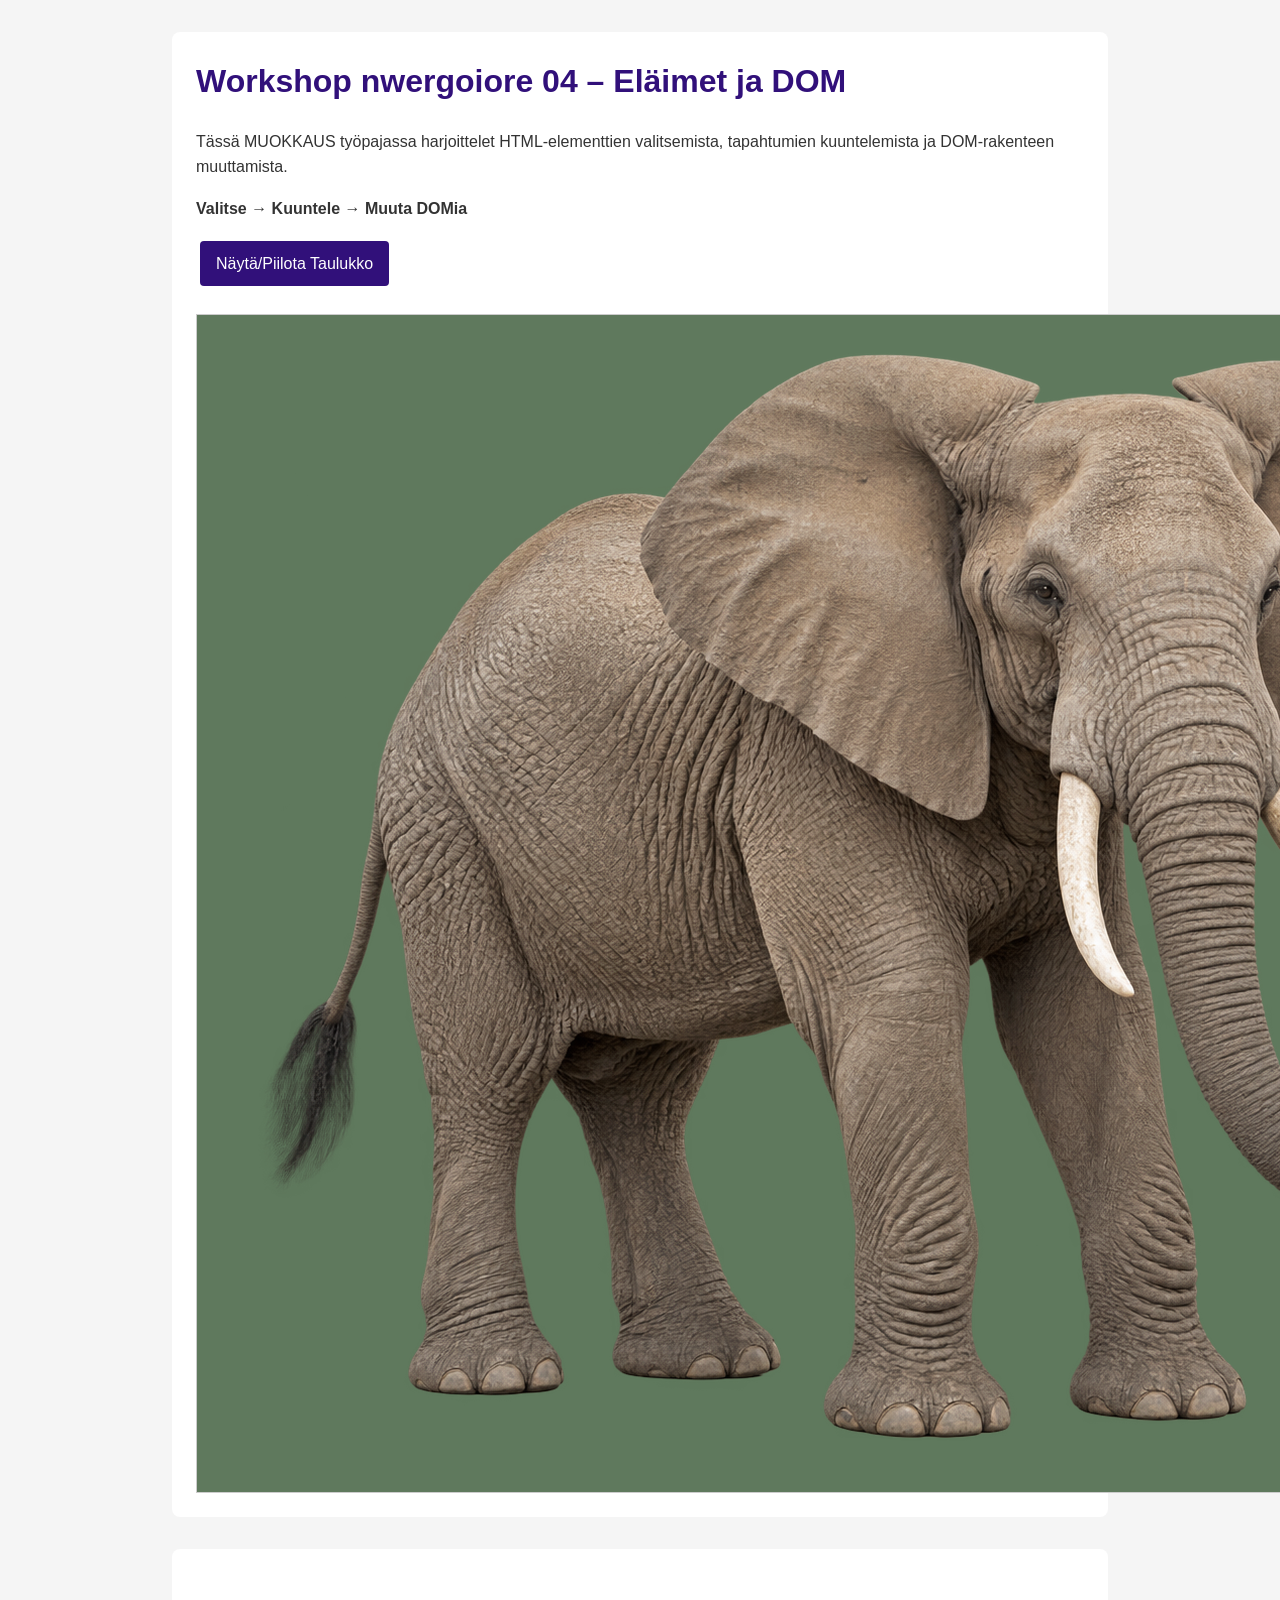
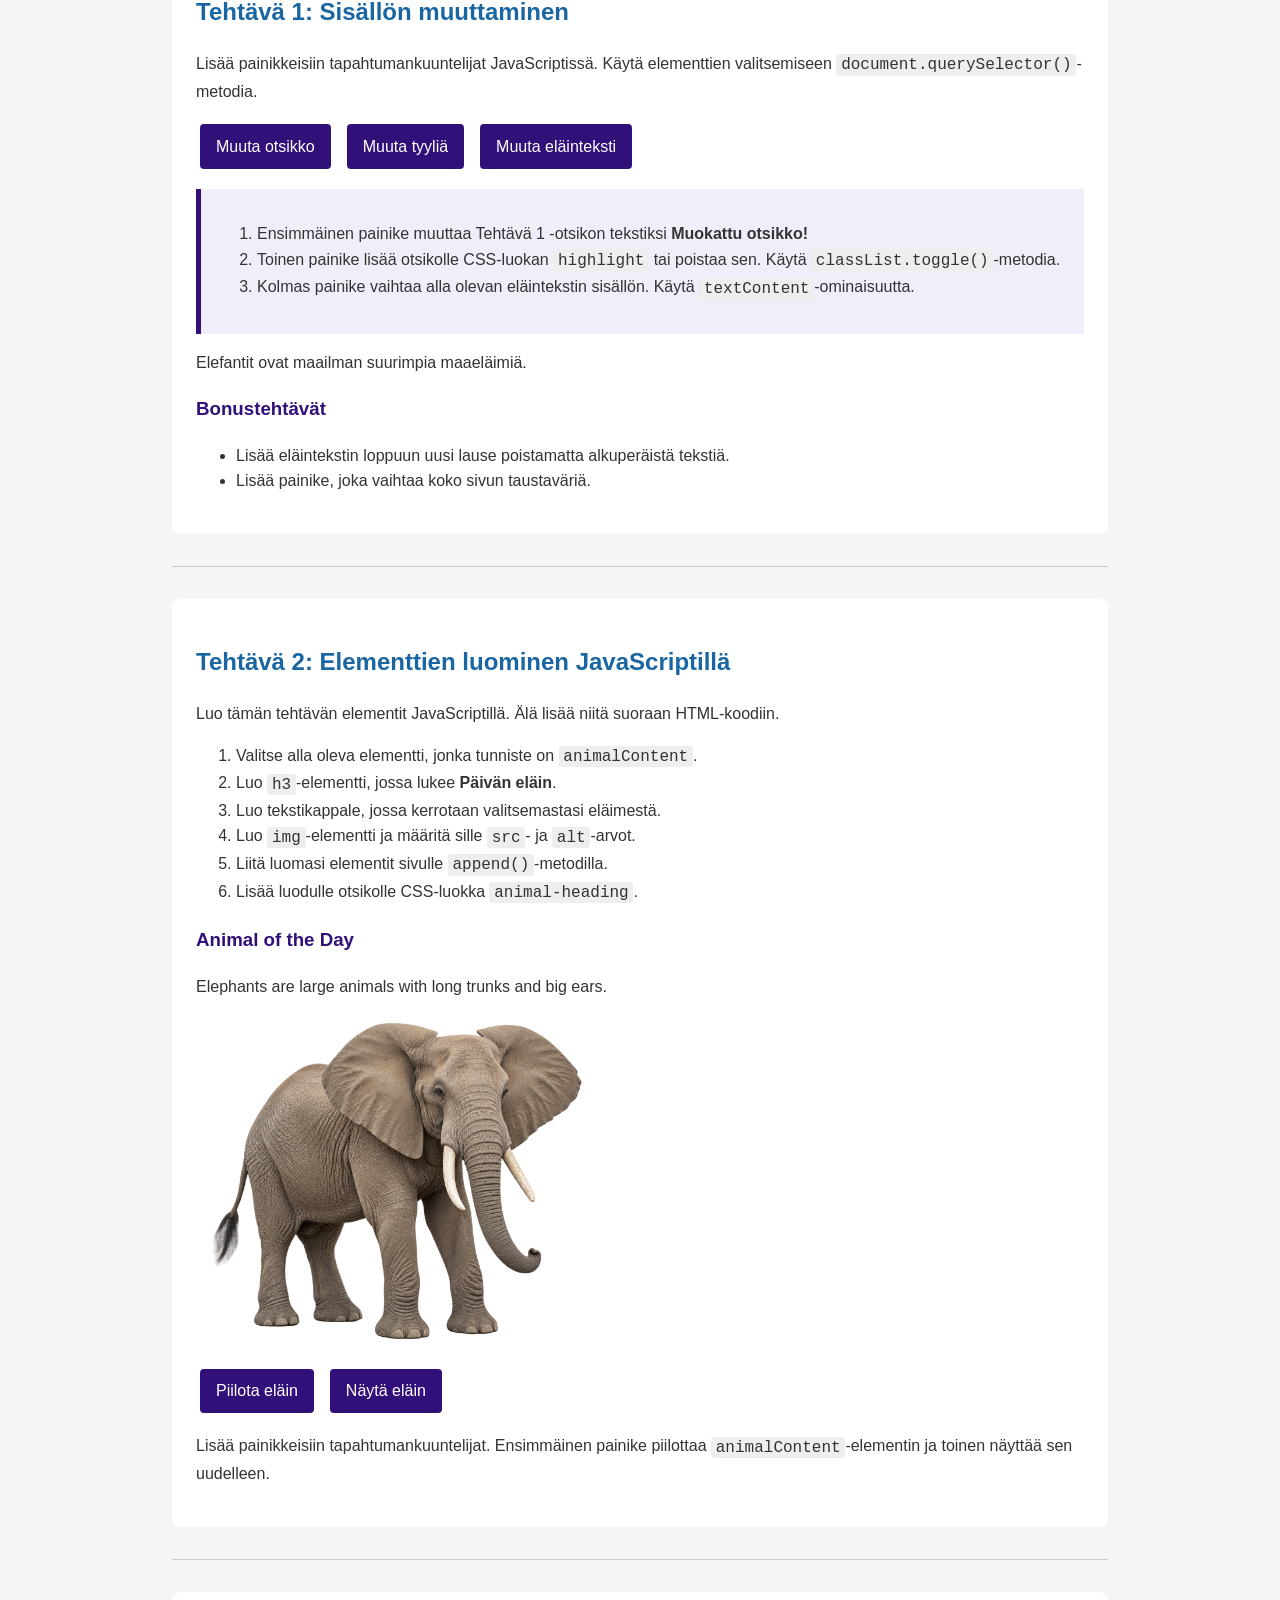
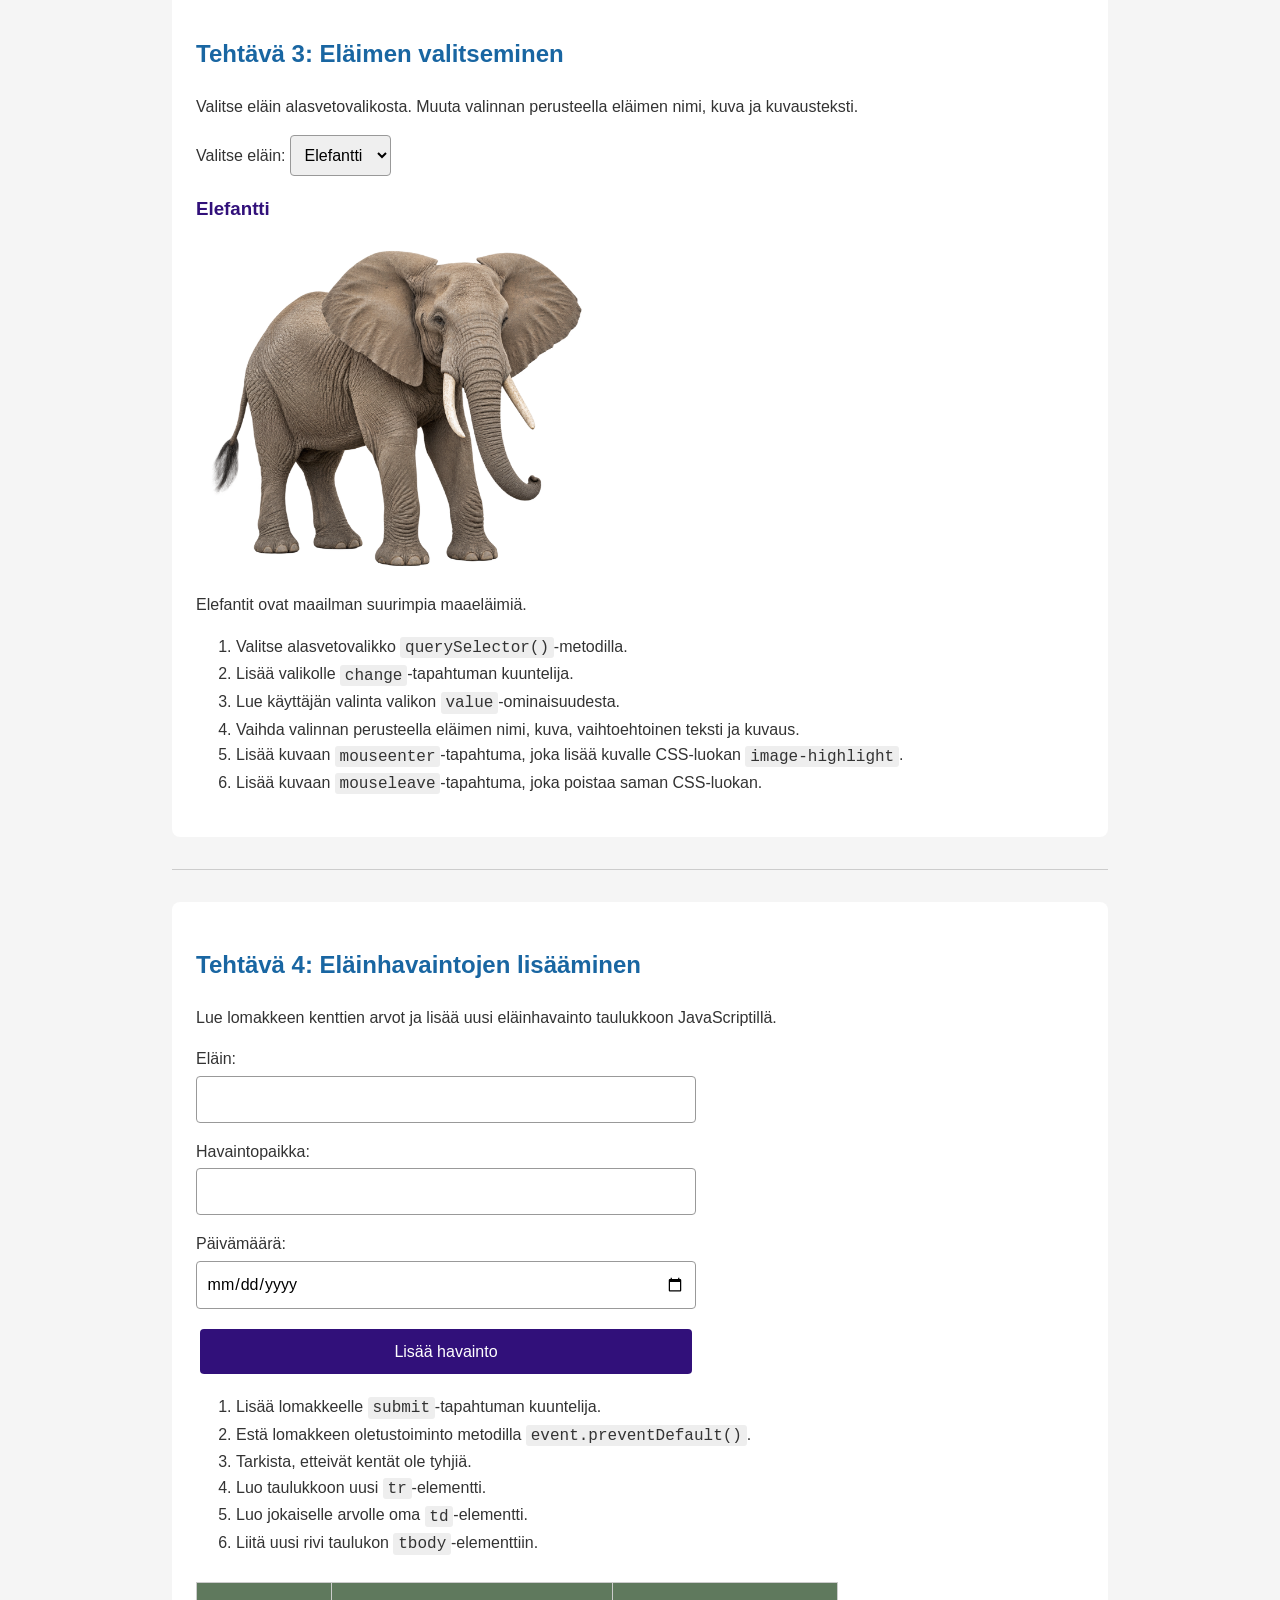
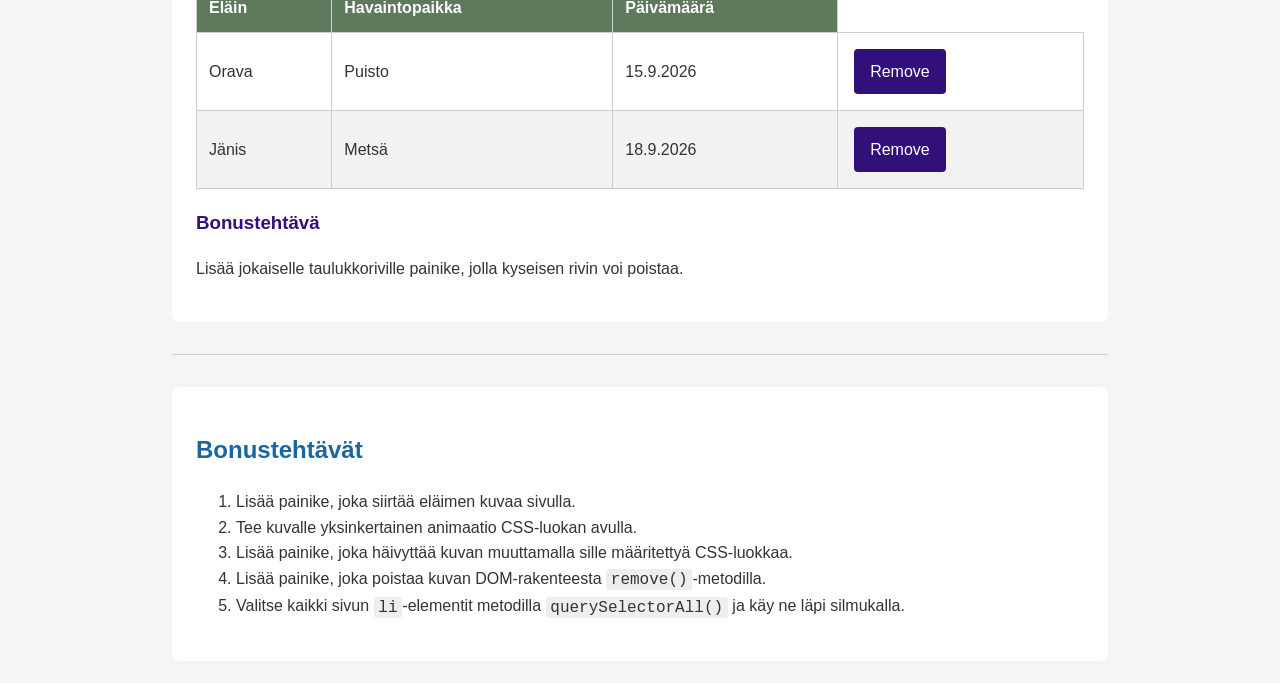
<file: WS04_DOM/workshop4.html>
<!DOCTYPE html>
<html lang="fi">

<head>
    <meta charset="UTF-8">
    <meta name="viewport" content="width=device-width, initial-scale=1.0">

    <title>Workshop 04 – DOM-H(FHE()HE)(H</title>

    <link rel="stylesheet" href="css/styles.css">
    <script src="js/script.js" defer></script>
</head>

<body>
    <header>
        <h1 id="mainHeading">Workshop nwergoiore 04 – Eläimet ja DOM</h1>

        <p>
            Tässä MUOKKAUS työpajassa harjoittelet HTML-elementtien valitsemista,
            tapahtumien kuuntelemista ja DOM-rakenteen muuttamista.
        </p>

        <p>
            <strong>Valitse → Kuuntele → Muuta DOMia</strong>
        </p>

        <p>
            <button id="animalButton">Näytä/Piilota Taulukko</button>
        </p>

        <table id="animalTable">
            <thead>
                <tr>
                    <th><img
                    src="images/elephant.png"
                    alt="Elefantti"
                ></th>
                    <th>Elefantit ovat maailman suurimpia maaeläimiä</th>

                </tr>

            </thead>

        </table>


    </header>

    <main>
        <!-- TEHTÄVÄ 1 -->
        <section>
            <h2 id="taskOneHeading">Tehtävä 1: Sisällön muuttaminen</h2>

            <p>
                Lisää painikkeisiin tapahtumankuuntelijat JavaScriptissä.
                Käytä elementtien valitsemiseen
                <code>document.querySelector()</code>-metodia.
            </p>

            <div class="buttons">
                <button id="changeHeadingButton">
                    Muuta otsikko
                </button>

                <button id="changeStyleButton">
                    Muuta tyyliä
                </button>

                <button id="changeTextButton">
                    Muuta eläinteksti
                </button>
            </div>

            <div class="instructions">
                <ol>
                    <li>
                        Ensimmäinen painike muuttaa Tehtävä 1 -otsikon tekstiksi
                        <strong>Muokattu otsikko!</strong>
                    </li>

                    <li>
                        Toinen painike lisää otsikolle CSS-luokan
                        <code>highlight</code> tai poistaa sen.
                        Käytä <code>classList.toggle()</code>-metodia.
                    </li>

                    <li>
                        Kolmas painike vaihtaa alla olevan eläintekstin sisällön.
                        Käytä <code>textContent</code>-ominaisuutta.
                    </li>
                </ol>
            </div>

            <p id="animalText">
                Elefantit ovat maailman suurimpia maaeläimiä.
            </p>

            <h3>Bonustehtävät</h3>

            <ul>
                <li>
                    Lisää eläintekstin loppuun uusi lause poistamatta
                    alkuperäistä tekstiä.
                </li>

                <li>
                    Lisää painike, joka vaihtaa koko sivun taustaväriä.
                </li>
            </ul>
        </section>

        <hr>

        <!-- TEHTÄVÄ 2 -->
        <section>
            <h2>Tehtävä 2: Elementtien luominen JavaScriptillä</h2>

            <p>
                Luo tämän tehtävän elementit JavaScriptillä. Älä lisää niitä
                suoraan HTML-koodiin.
            </p>

            <ol>
                <li>
                    Valitse alla oleva elementti, jonka tunniste on
                    <code>animalContent</code>.
                </li>

                <li>
                    Luo <code>h3</code>-elementti, jossa lukee
                    <strong>Päivän eläin</strong>.
                </li>

                <li>
                    Luo tekstikappale, jossa kerrotaan valitsemastasi eläimestä.
                </li>

                <li>
                    Luo <code>img</code>-elementti ja määritä sille
                    <code>src</code>- ja <code>alt</code>-arvot.
                </li>

                <li>
                    Liitä luomasi elementit sivulle
                    <code>append()</code>-metodilla.
                </li>

                <li>
                    Lisää luodulle otsikolle CSS-luokka
                    <code>animal-heading</code>.
                </li>
            </ol>

            <div id="animalContent"></div>

            <div class="buttons">
                <button id="hideAnimalButton">
                    Piilota eläin
                </button>

                <button id="showAnimalButton">
                    Näytä eläin
                </button>
            </div>

            <p>
                Lisää painikkeisiin tapahtumankuuntelijat. Ensimmäinen painike
                piilottaa <code>animalContent</code>-elementin ja toinen näyttää
                sen uudelleen.
            </p>
        </section>

        <hr>

        <!-- TEHTÄVÄ 3 -->
        <section>
            <h2>Tehtävä 3: Eläimen valitseminen</h2>

            <p>
                Valitse eläin alasvetovalikosta. Muuta valinnan perusteella
                eläimen nimi, kuva ja kuvausteksti.
            </p>

            <label for="animalSelect">Valitse eläin:</label>

            <select id="animalSelect">
                <option value="elephant">Elefantti</option>
                <option value="tiger">Tiikeri</option>
                <option value="penguin">Pingviini</option>
                <option value="panda">Panda</option>
            </select>

            <article id="selectedAnimal">
                <h3 id="animalName">Elefantti</h3>

                <img
                    id="animalImage"
                    src="images/elephant.png"
                    alt="Elefantti"
                >

                <p id="animalDescription">
                    Elefantit ovat maailman suurimpia maaeläimiä.
                </p>
            </article>

            <ol>
                <li>
                    Valitse alasvetovalikko
                    <code>querySelector()</code>-metodilla.
                </li>

                <li>
                    Lisää valikolle <code>change</code>-tapahtuman kuuntelija.
                </li>

                <li>
                    Lue käyttäjän valinta valikon
                    <code>value</code>-ominaisuudesta.
                </li>

                <li>
                    Vaihda valinnan perusteella eläimen nimi, kuva,
                    vaihtoehtoinen teksti ja kuvaus.
                </li>

                <li>
                    Lisää kuvaan <code>mouseenter</code>-tapahtuma, joka lisää
                    kuvalle CSS-luokan <code>image-highlight</code>.
                </li>

                <li>
                    Lisää kuvaan <code>mouseleave</code>-tapahtuma, joka poistaa
                    saman CSS-luokan.
                </li>
            </ol>
        </section>

        <hr>

        <!-- TEHTÄVÄ 4 -->
        <section>
            <h2>Tehtävä 4: Eläinhavaintojen lisääminen</h2>

            <p>
                Lue lomakkeen kenttien arvot ja lisää uusi eläinhavainto
                taulukkoon JavaScriptillä.
            </p>

            <form id="animalForm">
                <div>
                    <label for="observationAnimal">Eläin:</label>

                    <input
                        type="text"
                        id="observationAnimal"
                        name="observationAnimal"
                    >
                </div>

                <div>
                    <label for="observationLocation">Havaintopaikka:</label>

                    <input
                        type="text"
                        id="observationLocation"
                        name="observationLocation"
                    >
                </div>

                <div>
                    <label for="observationDate">Päivämäärä:</label>

                    <input
                        type="date"
                        id="observationDate"
                        name="observationDate"
                    >
                </div>

                <button type="submit">
                    Lisää havainto
                </button>
            </form>

            <ol>
                <li>
                    Lisää lomakkeelle <code>submit</code>-tapahtuman kuuntelija.
                </li>

                <li>
                    Estä lomakkeen oletustoiminto metodilla
                    <code>event.preventDefault()</code>.
                </li>

                <li>
                    Tarkista, etteivät kentät ole tyhjiä.
                </li>

                <li>
                    Luo taulukkoon uusi <code>tr</code>-elementti.
                </li>

                <li>
                    Luo jokaiselle arvolle oma <code>td</code>-elementti.
                </li>

                <li>
                    Liitä uusi rivi taulukon <code>tbody</code>-elementtiin.
                </li>
            </ol>

            <table id="observationTable">
                <thead>
                    <tr>
                        <th>Eläin</th>
                        <th>Havaintopaikka</th>
                        <th>Päivämäärä</th>
                    </tr>
                </thead>

                <tbody id="observationTableBody">
                    <tr>
                        <td>Orava</td>
                        <td>Puisto</td>
                        <td>15.9.2026</td>
                    </tr>

                    <tr>
                        <td>Jänis</td>
                        <td>Metsä</td>
                        <td>18.9.2026</td>
                    </tr>
                </tbody>
            </table>

            <h3>Bonustehtävä</h3>

            <p>
                Lisää jokaiselle taulukkoriville painike, jolla kyseisen rivin
                voi poistaa.
            </p>
        </section>

        <hr>

        <!-- BONUSTEHTÄVÄT -->
        <section>
            <h2>Bonustehtävät</h2>

            <ol>
                <li>
                    Lisää painike, joka siirtää eläimen kuvaa sivulla.
                </li>

                <li>
                    Tee kuvalle yksinkertainen animaatio CSS-luokan avulla.
                </li>

                <li>
                    Lisää painike, joka häivyttää kuvan muuttamalla sille
                    määritettyä CSS-luokkaa.
                </li>

                <li>
                    Lisää painike, joka poistaa kuvan DOM-rakenteesta
                    <code>remove()</code>-metodilla.
                </li>

                <li>
                    Valitse kaikki sivun <code>li</code>-elementit metodilla
                    <code>querySelectorAll()</code> ja käy ne läpi silmukalla.
                </li>
            </ol>
        </section>
    </main>
</body>

</html>
</file>
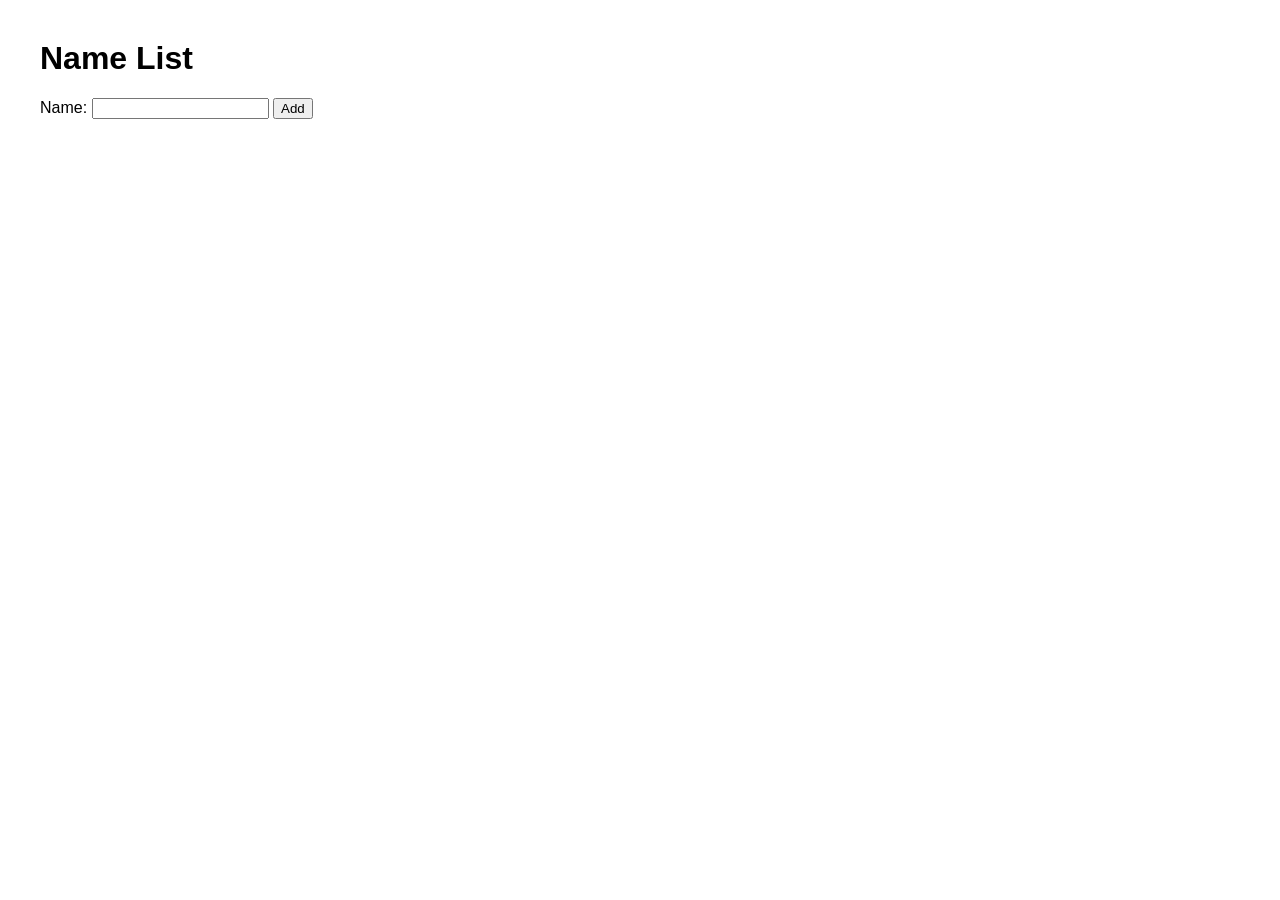
<file: WS04_DOM/demoja/form-validation.html>
<!DOCTYPE html>
<html lang="en">

<head>
    <meta charset="UTF-8">
    <meta name="viewport" content="width=device-width, initial-scale=1.0">

    <title>Simple Form Validation</title>

    <link rel="stylesheet" href="style.css">
    <script src="script.js" defer></script>
</head>

<body>
    <h1>Name List</h1>

    <form id="nameForm">
        <label for="name">Name:</label>

        <!-- HTML5 VALIDATION: The field is required -->
        <input type="text" id="name" required>

        <button type="submit">Add</button>
    </form>

    <p id="errorMessage"></p>

    <ul id="nameList"></ul>
</body>

</html>
</file>
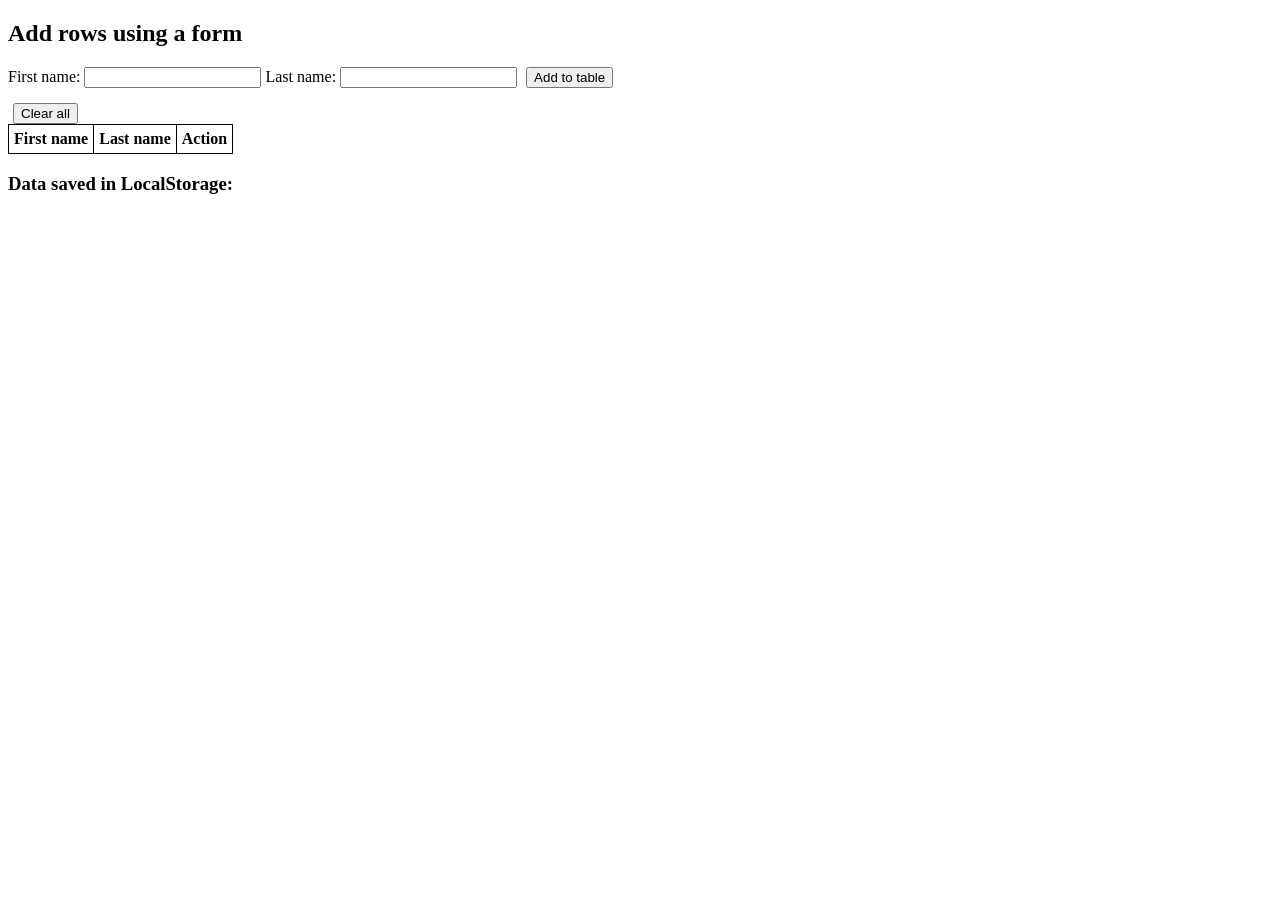
<file: WS04_DOM/demoja/lomake-taulu-eng.html>
<!--
    NOTE:
    In this example, the HTML, CSS and JavaScript are included in the same file
    to make the example easier to read and demonstrate.

    In Project 1, the CSS and JavaScript must be placed in separate external files:

    index.html
    css/style.css
    js/script.js
-->
<!DOCTYPE html>
<html lang="en">

<head>
    <meta charset="UTF-8">
    <title>Form + LocalStorage</title>

    <style>
        table,
        th,
        td {
            border: 1px solid black;
            border-collapse: collapse;
            padding: 5px;
        }

        form {
            margin-bottom: 15px;
        }

        button {
            margin-left: 5px;
        }

        /* VALIDATION 5: This class highlights an invalid field with a red border. */
        .invalid {
            border: 2px solid red;
        }
    </style>
</head>

<body>
    <h2>Add rows using a form</h2>

    <!-- Form for adding names -->
    <form id="nameForm">

        <!-- VALIDATION 1 – HTML5:
             The required attribute prevents the form from being submitted
             if the field is empty.
             The browser automatically displays its own error message. -->
        <label for="firstName">First name:</label>
        <input type="text" id="firstName" required>

        <!-- VALIDATION 1 – HTML5:
             The last name is also a required field. -->
        <label for="lastName">Last name:</label>
        <input type="text" id="lastName" required>

        <button type="submit">Add to table</button>
    </form>

    <!-- Button for removing all saved data -->
    <button id="clearAll">Clear all</button>

    <!-- Table for displaying names -->
    <table id="nameTable">
        <tr>
            <th>First name</th>
            <th>Last name</th>
            <th>Action</th>
        </tr>
    </table>

    <!-- List of names saved in LocalStorage -->
    <h3>Data saved in LocalStorage:</h3>
    <ul id="savedNames"></ul>

    <script>
        // Get the DOM elements
        const nameForm = document.getElementById("nameForm");
        const nameTable = document.getElementById("nameTable");
        const savedNames = document.getElementById("savedNames");
        const clearAllButton = document.getElementById("clearAll");

        // Store the form fields in variables
        const firstNameField = document.getElementById("firstName");
        const lastNameField = document.getElementById("lastName");

        // --- Gets the saved people from LocalStorage ---
        function getSavedPeople() {
            const data = localStorage.getItem("people");

            // If there is no saved data, return an empty array
            return data ? JSON.parse(data) : [];
        }

        // --- Saves the people to LocalStorage ---
        function savePeople(people) {
            localStorage.setItem("people", JSON.stringify(people));
        }

        // --- Displays the saved people as a list ---
        function displaySavedPeople() {
            // Clear the list before creating it again
            savedNames.innerHTML = "";

            const people = getSavedPeople();

            for (let i = 0; i < people.length; i++) {
                const listItem = document.createElement("li");

                listItem.textContent =
                    people[i].firstName + " " + people[i].lastName;

                savedNames.appendChild(listItem);
            }
        }

        // --- Adds a row to the table ---
        function addToTable(firstName, lastName) {
            // Add a new row to the end of the table
            const newRow = nameTable.insertRow(-1);

            const cell1 = newRow.insertCell(0);
            const cell2 = newRow.insertCell(1);
            const cell3 = newRow.insertCell(2);

            cell1.textContent = firstName;
            cell2.textContent = lastName;

            // The delete button removes the row and updates LocalStorage
            cell3.innerHTML =
                '<button onclick="removeRow(this)">Delete</button>';
        }

        // --- Removes a row from the table and LocalStorage ---
        function removeRow(button) {
            // Get the table row containing the button
            const row = button.parentNode.parentNode;

            // Subtract one because the first row contains the headings
            const index = row.rowIndex - 1;

            const people = getSavedPeople();

            // Remove the person from the JavaScript array
            people.splice(index, 1);

            // Update LocalStorage
            savePeople(people);

            // Remove the row from the HTML table
            nameTable.deleteRow(row.rowIndex);

            // Update the list of saved people
            displaySavedPeople();
        }

        // --- Form submission ---
        nameForm.addEventListener("submit", function (event) {
            // Prevent the default form action and page reload
            event.preventDefault();

            // VALIDATION 2 – REMOVE PREVIOUS ERRORS:
            // Remove the red borders before performing a new validation.
            firstNameField.classList.remove("invalid");
            lastNameField.classList.remove("invalid");

            // VALIDATION 3 – CLEAN THE INPUT:
            // trim() removes extra spaces from the beginning and end.
            // This prevents the user from entering only spaces as a name.
            const firstName = firstNameField.value.trim();
            const lastName = lastNameField.value.trim();

            // VALIDATION 4 – CHECK THE FIRST NAME:
            // The first name must contain at least two characters.
            if (firstName.length < 2) {
                // VALIDATION 5 – HIGHLIGHT THE ERROR:
                // Add a red border to the invalid field.
                firstNameField.classList.add("invalid");

                alert("The first name must contain at least 2 characters.");

                // Move the focus to the invalid field
                firstNameField.focus();

                // Stop the function
                return;
            }

            // VALIDATION 4 – CHECK THE LAST NAME:
            // The last name must contain at least two characters.
            if (lastName.length < 2) {
                // VALIDATION 5 – HIGHLIGHT THE ERROR
                lastNameField.classList.add("invalid");

                alert("The last name must contain at least 2 characters.");

                // Move the focus to the invalid field
                lastNameField.focus();

                // Stop the function
                return;
            }

            // The code reaches this point only if both fields are valid
            const people = getSavedPeople();

            // Add a new person to the JavaScript array
            people.push({
                firstName: firstName,
                lastName: lastName
            });

            // Save the updated array to LocalStorage
            savePeople(people);

            // Display the person in the HTML table
            addToTable(firstName, lastName);

            // Update the list showing the LocalStorage data
            displaySavedPeople();

            // Clear the form fields
            nameForm.reset();
        });

        // --- Clear all button ---
        clearAllButton.addEventListener("click", function () {
            // Remove the saved data from LocalStorage
            localStorage.removeItem("people");

            // Clear the table but keep the heading row
            for (let i = nameTable.rows.length - 1; i > 0; i--) {
                nameTable.deleteRow(i);
            }

            // Clear the list
            while (savedNames.firstChild) {
                savedNames.removeChild(savedNames.firstChild);
            }

            // Remove possible validation highlights
            firstNameField.classList.remove("invalid");
            lastNameField.classList.remove("invalid");
        });

        // --- Display the saved data when the page loads ---
        window.onload = function () {
            const people = getSavedPeople();

            for (let i = 0; i < people.length; i++) {
                addToTable(
                    people[i].firstName,
                    people[i].lastName
                );
            }

            displaySavedPeople();
        };
    </script>
</body>

</html>
</file>
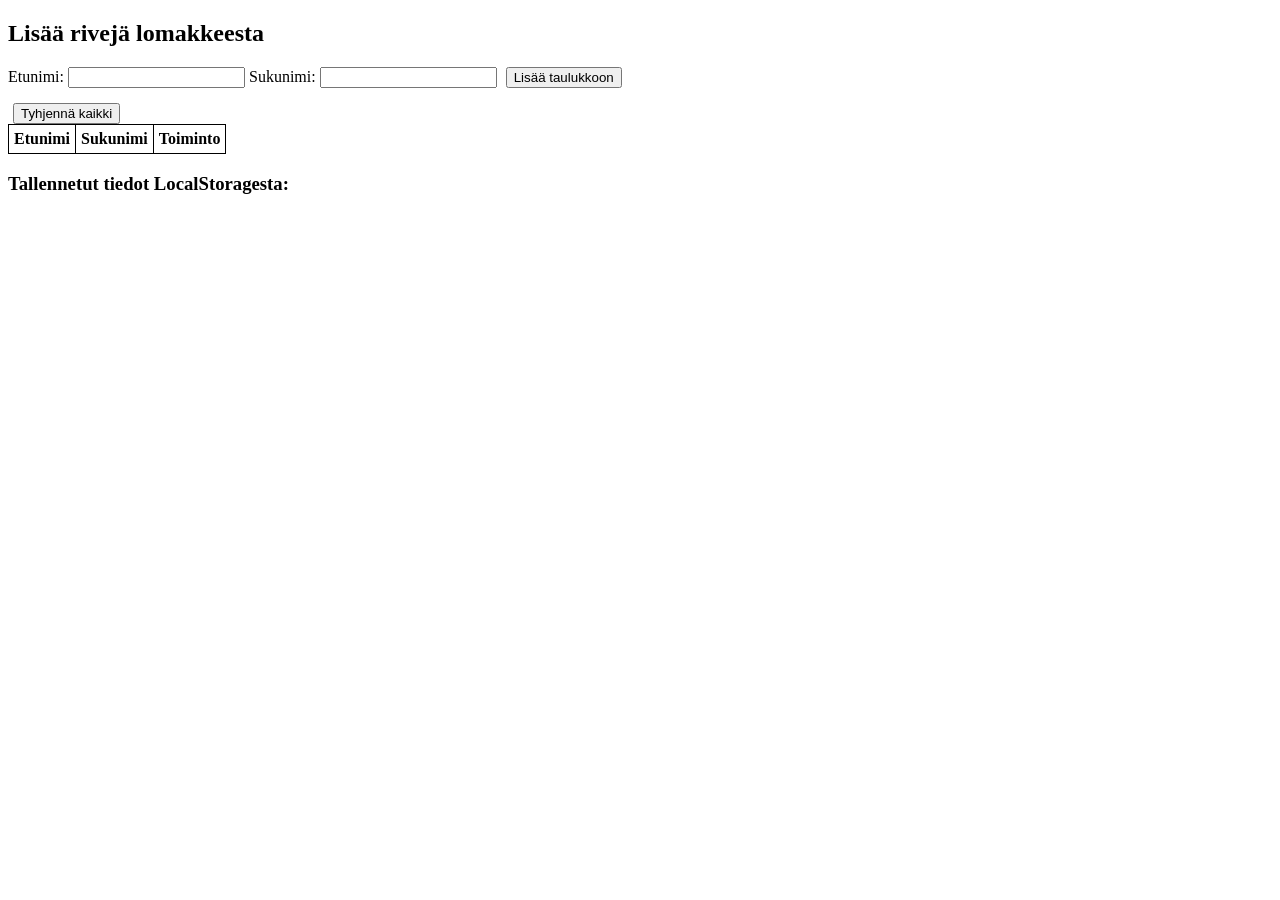
<file: WS04_DOM/demoja/lomake-taulu.html>
<!--
    HUOMIO:
    Tässä esimerkissä HTML, CSS ja JavaScript ovat samassa tiedostossa,
    jotta esimerkkiä olisi helpompi lukea ja esitellä.

    Projekti 1:ssä CSS- ja JavaScript-koodi tulee sijoittaa erillisiin
    ulkoisiin tiedostoihin:

    index.html
    css/style.css
    js/script.js
-->
<!DOCTYPE html>
<html lang="fi">

<head>
    <meta charset="UTF-8">
    <title>Lomake + LocalStorage</title>

    <style>
        table,
        th,
        td {
            border: 1px solid black;
            border-collapse: collapse;
            padding: 5px;
        }

        form {
            margin-bottom: 15px;
        }

        button {
            margin-left: 5px;
        }

        /* VALIDOINTI 5:
           Tämä luokka korostaa virheellisen kentän punaisella reunuksella. */
        .virheellinen {
            border: 2px solid red;
        }
    </style>
</head>

<body>
    <h2>Lisää rivejä lomakkeesta</h2>

    <!-- Lomake nimien lisäämiseen -->
    <form id="lomake">

        <!-- VALIDOINTI 1 – HTML5:
             required estää lomakkeen lähettämisen, jos kenttä on tyhjä.
             Selain näyttää automaattisesti oman virheilmoituksensa. -->
        <label for="etunimi">Etunimi:</label>
        <input type="text" id="etunimi" required>

        <!-- VALIDOINTI 1 – HTML5:
             Myös sukunimi on pakollinen kenttä. -->
        <label for="sukunimi">Sukunimi:</label>
        <input type="text" id="sukunimi" required>

        <button type="submit">Lisää taulukkoon</button>
    </form>

    <!-- Nappi kaikkien tietojen tyhjentämiseen -->
    <button id="tyhjenna">Tyhjennä kaikki</button>

    <!-- Taulukko nimien näyttämiseen -->
    <table id="taulukko">
        <tr>
            <th>Etunimi</th>
            <th>Sukunimi</th>
            <th>Toiminto</th>
        </tr>
    </table>

    <!-- Lista tallennetuista nimistä LocalStoragesta -->
    <h3>Tallennetut tiedot LocalStoragesta:</h3>
    <ul id="tallennetut"></ul>

    <script>
        // Haetaan DOM-elementit
        const lomake = document.getElementById("lomake");
        const taulukko = document.getElementById("taulukko");
        const tallennetut = document.getElementById("tallennetut");
        const tyhjennaBtn = document.getElementById("tyhjenna");

        // Haetaan lomakkeen kentät valmiiksi muuttujiin
        const etunimiKentta = document.getElementById("etunimi");
        const sukunimiKentta = document.getElementById("sukunimi");

        // --- Hakee LocalStoragesta tallennetut henkilöt ---
        function haeTallennetut() {
            const data = localStorage.getItem("henkilot");

            // Jos dataa ei ole, palautetaan tyhjä taulukko
            return data ? JSON.parse(data) : [];
        }

        // --- Tallentaa henkilöt LocalStorageen ---
        function tallenna(henkilot) {
            localStorage.setItem("henkilot", JSON.stringify(henkilot));
        }

        // --- Näyttää tallennetut henkilöt listana ---
        function naytaTallennetut() {
            // Tyhjennetään lista ennen sen luomista uudelleen
            tallennetut.innerHTML = "";

            const henkilot = haeTallennetut();

            for (let i = 0; i < henkilot.length; i++) {
                const li = document.createElement("li");

                li.textContent =
                    henkilot[i].etunimi + " " + henkilot[i].sukunimi;

                tallennetut.appendChild(li);
            }
        }

        // --- Lisää rivin taulukkoon ---
        function lisaaTaulukkoon(etunimi, sukunimi) {
            // Lisätään uusi rivi taulukon loppuun
            const uusiRivi = taulukko.insertRow(-1);

            const solu1 = uusiRivi.insertCell(0);
            const solu2 = uusiRivi.insertCell(1);
            const solu3 = uusiRivi.insertCell(2);

            solu1.textContent = etunimi;
            solu2.textContent = sukunimi;

            // Poistonappi poistaa rivin ja päivittää LocalStoragen
            solu3.innerHTML =
                '<button onclick="poistaRivi(this)">Poista</button>';
        }

        // --- Poistaa rivin taulukosta ja LocalStoragesta ---
        function poistaRivi(painike) {
            // Haetaan painikkeen sisältävä taulukon rivi
            const rivi = painike.parentNode.parentNode;

            // Vähennetään yksi, koska ensimmäinen rivi on otsikkorivi
            const index = rivi.rowIndex - 1;

            const henkilot = haeTallennetut();

            // Poistetaan henkilö JavaScript-taulukosta
            henkilot.splice(index, 1);

            // Päivitetään LocalStorage
            tallenna(henkilot);

            // Poistetaan rivi HTML-taulukosta
            taulukko.deleteRow(rivi.rowIndex);

            // Päivitetään tallennettujen henkilöiden lista
            naytaTallennetut();
        }

        // --- Lomakkeen lähetys ---
        lomake.addEventListener("submit", function (e) {
            // Estetään lomakkeen oletustoiminto eli sivun lataaminen uudelleen
            e.preventDefault();

            // VALIDOINTI 2 – AIKAISEMPIEN VIRHEIDEN POISTAMINEN:
            // Poistetaan punaiset reunukset ennen uutta tarkistusta.
            etunimiKentta.classList.remove("virheellinen");
            sukunimiKentta.classList.remove("virheellinen");

            // VALIDOINTI 3 – SYÖTTEIDEN SIISTIMINEN:
            // trim() poistaa alusta ja lopusta ylimääräiset välilyönnit.
            // Näin esimerkiksi pelkkiä välilyöntejä ei hyväksytä nimeksi.
            const etunimi = etunimiKentta.value.trim();
            const sukunimi = sukunimiKentta.value.trim();

            // VALIDOINTI 4 – ETUNIMEN TARKISTAMINEN:
            // Etunimessä täytyy olla vähintään kaksi merkkiä.
            if (etunimi.length < 2) {
                // VALIDOINTI 5 – VIRHEEN KOROSTAMINEN:
                // Lisätään kentälle punainen reunus.
                etunimiKentta.classList.add("virheellinen");

                alert("Etunimen pitää sisältää vähintään 2 merkkiä.");

                // Siirretään kohdistus virheelliseen kenttään
                etunimiKentta.focus();

                // Keskeytetään funktion suorittaminen
                return;
            }

            // VALIDOINTI 4 – SUKUNIMEN TARKISTAMINEN:
            // Sukunimessä täytyy olla vähintään kaksi merkkiä.
            if (sukunimi.length < 2) {
                // VALIDOINTI 5 – VIRHEEN KOROSTAMINEN
                sukunimiKentta.classList.add("virheellinen");

                alert("Sukunimen pitää sisältää vähintään 2 merkkiä.");

                // Siirretään kohdistus virheelliseen kenttään
                sukunimiKentta.focus();

                // Keskeytetään funktion suorittaminen
                return;
            }

            // Tähän päästään vain, jos molemmat kentät ovat kelvollisia
            const henkilot = haeTallennetut();

            // Lisätään uusi henkilö JavaScript-taulukkoon
            henkilot.push({
                etunimi: etunimi,
                sukunimi: sukunimi
            });

            // Tallennetaan päivitetty taulukko LocalStorageen
            tallenna(henkilot);

            // Näytetään henkilö HTML-taulukossa
            lisaaTaulukkoon(etunimi, sukunimi);

            // Päivitetään LocalStorage-tietoja näyttävä lista
            naytaTallennetut();

            // Tyhjennetään lomakkeen kentät
            lomake.reset();
        });

        // --- Tyhjennysnapin toiminto ---
        tyhjennaBtn.addEventListener("click", function () {
            // Poistetaan tallennettu data LocalStoragesta
            localStorage.removeItem("henkilot");

            // Tyhjennetään taulukko, mutta jätetään otsikkorivi
            for (let i = taulukko.rows.length - 1; i > 0; i--) {
                taulukko.deleteRow(i);
            }

            // Tyhjennetään lista
            while (tallennetut.firstChild) {
                tallennetut.removeChild(tallennetut.firstChild);
            }

            // Poistetaan mahdolliset validoinnin korostukset
            etunimiKentta.classList.remove("virheellinen");
            sukunimiKentta.classList.remove("virheellinen");
        });

        // --- Kun sivu ladataan, näytetään tallennetut tiedot ---
        window.onload = function () {
            const henkilot = haeTallennetut();

            for (let i = 0; i < henkilot.length; i++) {
                lisaaTaulukkoon(
                    henkilot[i].etunimi,
                    henkilot[i].sukunimi
                );
            }

            naytaTallennetut();
        };
    </script>
</body>

</html>
</file>
<file: Ajax-app/style.css>
body {
    font-family: Arial, sans-serif;
    margin: 0;
    padding: 0;
    background-color: #f4f6f8;
    color: #333;
}


header {
    background-color: #2563eb;
    color: white;
    text-align: center;
    padding: 25px;
}

header h1 {
    margin-bottom: 10px;
}


main {
    max-width: 1100px;
    margin: 30px auto;
    padding: 20px;
}


.search-section {
    background-color: white;
    padding: 25px;
    border-radius: 8px;
    margin-bottom: 25px;
}

select {
    padding: 10px;
    margin: 10px;
    border: 1px solid #ccc;
    border-radius: 5px;
}

button {
    padding: 11px 20px;
    background-color: #2563eb;
    color: white;
    border: none;
    border-radius: 5px;
    cursor: pointer;
}

button:hover {
    background-color: #1d4ed8;
}


.products-section {
    background-color: white;
    padding: 25px;
    border-radius: 8px;
}


#productList {
    display: grid;
    grid-template-columns: repeat(auto-fit, minmax(220px, 1fr));
    gap: 20px;
    margin-top: 20px;
}


.product-card {
    border: 1px solid #ddd;
    padding: 15px;
    border-radius: 8px;
    text-align: center;
    background-color: white;
}

.product-card img {
    width: 150px;
    height: 150px;
    object-fit: contain;
}

.product-card h3 {
    font-size: 16px;
}

.product-card p {
    font-size: 18px;
    font-weight: bold;
    color: #2563eb;
}

footer {
    text-align: center;
    padding: 20px;
    background-color: #e5e7eb;
    margin-top: 40px;
}


@media (max-width: 600px) {
    main {
        margin: 10px;
        padding: 10px;
    }

    .search-section,
    .products-section {
        padding: 15px;
    }

    select,
    button {
        width: 100%;
        margin: 10px 0;
    }
}
</file>
<file: todo-app/style.css>
/* General page styling */
* {
  box-sizing: border-box;
}

body {
  font-family: Arial, sans-serif;
  background-color: #eef2f7;
  margin: 0;
  padding: 40px 15px;
  color: #263238;
}

/* Main application container */
.container {
  max-width: 600px;
  margin: 0 auto;
  background-color: white;
  padding: 30px;
  border-radius: 12px;
  box-shadow: 0 4px 15px rgba(0, 0, 0, 0.1);
}

h1 {
  text-align: center;
  color: #2563eb;
  margin-bottom: 8px;
}

.subtitle {
  text-align: center;
  color: #64748b;
  margin-bottom: 30px;
}

label {
  display: block;
  font-weight: bold;
  margin-bottom: 10px;
}

/* Input form */
.input-row {
  display: flex;
  gap: 10px;
}

input[type="text"] {
  flex: 1;
  min-width: 0;
  padding: 12px;
  border: 2px solid #cbd5e1;
  border-radius: 6px;
  font-size: 15px;
}

input[type="text"]:focus {
  outline: none;
  border-color: #2563eb;
}

input.invalid {
  border-color: #dc2626;
  background-color: #fff1f2;
}

button {
  background-color: #2563eb;
  color: white;
  border: none;
  padding: 12px 16px;
  border-radius: 6px;
  cursor: pointer;
  font-size: 14px;
}

button:hover {
  background-color: #1d4ed8;
}

button:focus-visible {
  outline: 3px solid #93c5fd;
  outline-offset: 2px;
}

.error {
  color: #dc2626;
  font-size: 14px;
  min-height: 20px;
  margin-top: 8px;
}

/* Task list */
.task-section {
  margin-top: 25px;
}

.task-section h2 {
  margin-bottom: 5px;
}

#taskCounter {
  color: #64748b;
  font-size: 14px;
}

.filters {
  display: flex;
  gap: 8px;
  margin: 20px 0;
}

.filter {
  background-color: #e2e8f0;
  color: #334155;
}

.filter.active {
  background-color: #2563eb;
  color: white;
}

#taskList {
  list-style: none;
  padding: 0;
}

.task-item {
  display: flex;
  align-items: center;
  gap: 12px;
  padding: 12px;
  margin-bottom: 10px;
  background-color: #f8fafc;
  border: 1px solid #e2e8f0;
  border-radius: 6px;
}

.task-item input[type="checkbox"] {
  width: 18px;
  height: 18px;
  cursor: pointer;
}

.task-text {
  flex: 1;
  overflow-wrap: anywhere;
}

.task-text.completed {
  text-decoration: line-through;
  color: #94a3b8;
}

.delete-btn {
  background-color: #ef4444;
  padding: 8px 12px;
}

.delete-btn:hover {
  background-color: #dc2626;
}

#emptyMessage {
  text-align: center;
  color: #94a3b8;
  padding: 20px;
}

#clearCompleted {
  background-color: #475569;
  margin-top: 10px;
}

#clearCompleted:hover {
  background-color: #334155;
}

@media (max-width: 480px) {
  .container {
    padding: 20px;
  }

  .input-row {
    flex-direction: column;
  }

  .filters {
    flex-wrap: wrap;
  }
}
</file>
<file: workshop 7/css/styles.css>
body {
  font-family: Arial, sans-serif;
  max-width: 900px;
  margin: 25px auto;
  padding: 0 15px;
  line-height: 1.5;
}
button { margin: 4px; padding: 6px 10px; cursor: pointer; }
#jsondata, #rawdata, #weatherdata {
  border: 1px solid #bbb;
  padding: 12px;
  margin: 12px 0;
  white-space: pre-wrap;
  overflow-wrap: anywhere;
}
table { border-collapse: collapse; }
th, td { border: 1px solid #bbb; padding: 6px; text-align: left; }
pre { overflow-x: auto; }
#jsondata {
  white-space: pre-wrap;
}
</file>
<file: Workshop5/css/styles.css>
/* Simple shared styles for the English and Finnish workshop. */
* { box-sizing: border-box; }
body {
  margin: 0;
  padding: 24px;
  font-family: Arial, Helvetica, sans-serif;
  line-height: 1.6;
  color: #24343c;
  background: #f4f7f5;
}
main { max-width: 900px; margin: auto; }
header { margin-bottom: 32px; }
h1 { font-size: clamp(1.8rem, 4vw, 2.5rem); line-height: 1.2; color: #155e4c; }
h2 { margin-top: 0; color: #155e4c; font-size: 1.4rem; }
.course { color: #52635d; font-weight: bold; }
.notice { font-weight: bold; }
section { margin-bottom: 24px; padding: 24px; background: white; border-radius: 12px; }
li { margin-bottom: 10px; }
a { color: #155e4c; }
form { max-width: 520px; margin-top: 24px; }
label { display: block; margin-top: 14px; font-weight: bold; }
input, select, textarea {
  width: 100%; padding: 10px; margin-top: 5px;
  font: inherit; border: 1px solid #8c9d96; border-radius: 6px;
}
button {
  margin-top: 16px; padding: 10px 18px; font: inherit;
  color: white; background: #155e4c; border: 1px solid #155e4c;
  border-radius: 6px; cursor: pointer;
}
button:hover { background: #104b3d; }
.secondary { color: #155e4c; background: white; }
.secondary:hover { background: #edf4f0; }
.actions { display: flex; flex-wrap: wrap; gap: 10px; }
:focus-visible { outline: 3px solid #bd650d; outline-offset: 3px; }
.error { display: block; color: #b42318; font-size: .95rem; }
.invalid { border: 2px solid #b42318; }
.saved { padding: 16px; background: #edf4f0; border-radius: 6px; white-space: pre-line; }
footer { color: #52635d; }
@media (max-width: 600px) {
  body { padding: 14px; }
  section { padding: 18px; }
}
</file>
<file: workshop8/css/styles.css>
/* ===================================
   Workshop 8: Weather Application
   Parsing XML with JavaScript
=================================== */

/* General Page Styling */
* {
    box-sizing: border-box;
}

body.ws8 {
    font-family: Arial, Helvetica, sans-serif;
    background: linear-gradient(135deg, #dbeafe, #eff6ff);
    color: #1e293b;
    margin: 0;
    padding: 30px;
    line-height: 1.7;
    min-height: 100vh;
}

/* Main Heading */
h1 {
    text-align: center;
    color: #1d4ed8;
    font-size: 32px;
    margin-bottom: 20px;
}

/* Section Headings */
h2 {
    color: #1e40af;
    font-size: 24px;
    margin-top: 30px;
}

/* Paragraph Styling */
p {
    font-size: 16px;
    margin-bottom: 15px;
}

/* Horizontal Lines */
hr {
    border: none;
    border-top: 1px solid #bfdbfe;
    margin: 25px 0;
}

/* Links */
a {
    color: #2563eb;
    text-decoration: none;
    overflow-wrap: anywhere;
}

a:hover {
    text-decoration: underline;
}

/* Exercise Instructions */
ul {
    background-color: #ffffff;
    padding: 25px 25px 25px 45px;
    border-radius: 10px;
    border-left: 5px solid #3b82f6;
    box-shadow: 0 3px 10px rgba(0, 0, 0, 0.06);
}

li {
    margin-bottom: 12px;
}

/* Dropdown and Search Input */
select,
input {
    padding: 12px 15px;
    font-size: 16px;
    border: 1px solid #93c5fd;
    border-radius: 8px;
    background-color: white;
    color: #1e293b;
    margin: 5px;
    max-width: 100%;
}

select {
    min-width: 200px;
    cursor: pointer;
}

input {
    width: 260px;
}

/* Focus Effect */
select:focus,
input:focus {
    outline: 2px solid #3b82f6;
    outline-offset: 2px;
}

/* Buttons */
button {
    background-color: #2563eb;
    color: white;
    border: none;
    border-radius: 8px;
    padding: 12px 20px;
    font-size: 15px;
    font-weight: bold;
    cursor: pointer;
    margin: 5px;
    transition: background-color 0.2s ease;
}

/* Button Hover */
button:hover {
    background-color: #1d4ed8;
}

button:active {
    background-color: #1e40af;
}

/* Weather Results Box */
#weatherdata {
    background-color: #ffffff;
    border: 1px solid #bfdbfe;
    border-left: 5px solid #2563eb;
    border-radius: 12px;
    padding: 25px;
    margin-top: 25px;
    margin-bottom: 20px;
    min-height: 100px;
    box-shadow: 0 5px 15px rgba(0, 0, 0, 0.08);
    font-size: 17px;
}

/* Weather City Heading */
#weatherdata h3 {
    color: #1d4ed8;
    font-size: 24px;
    margin-top: 0;
    margin-bottom: 15px;
}

/* Weather Details */
#weatherdata p {
    background-color: #eff6ff;
    padding: 12px 15px;
    border-radius: 6px;
    margin: 10px 0;
    font-size: 17px;
}

/* Fetch Weather Button */
#fetchWeather {
    background-color: #059669;
    padding: 14px 24px;
}

#fetchWeather:hover {
    background-color: #047857;
}

/* Responsive Design */
@media (max-width: 600px) {

    body.ws8 {
        padding: 15px;
    }

    h1 {
        font-size: 25px;
    }

    h2 {
        font-size: 21px;
    }

    select,
    input {
        width: 100%;
        margin: 8px 0;
    }

    button {
        margin: 8px 0;
    }

    #weatherdata {
        padding: 15px;
    }

    ul {
        padding: 20px 20px 20px 35px;
    }
}
</file>
<file: Workshop3/css/styles.css>
body {
  font-family: "Trebuchet MS", Helvetica, sans-serif;
  color: #333333;
  margin: 20px;
}
.ws3 {
  max-width: 1080px;
  margin: 0 auto;
  padding: 0 28px 40px;
  box-sizing: border-box;
  background: #f7f4ec;
  color: #3f4034;
  line-height: 1.6;
}
h1:before {
  content: "Dynamic Web Applications with JavaScript";
  display: block;
  font-size: 60%;
  font-style: italic;
}
.ws3 h1 {
  margin-bottom: 12px;
  color: #315c4c;
  font-size: 2em;
  font-weight: 600;
}
.ws3 h1::before {
  margin-bottom: 6px;
  color: #a66a2c;
  font-size: 45%;
  font-weight: 400;
  letter-spacing: 0.04em;
}
.ws3 h2 {
  color: #315c4c;
}
.ws3 hr {
  border: 0;
  border-top: 2px solid #c9954a;
}
.red-box {
  background: red;
  width: 50px;
  height: 50px;
}
.no-border {
  border: 0;
  height: auto;
  padding: 0;
  margin: 0;
}
.red,
.error,
.error textarea,
.error input {
  border-color: red;
  color: red;
}
div.border {
  border: 1px solid black;
  padding: 5px;
  float: left;
}
.clear {
  clear: both;
}
.ws3 div,
.ws4.div {
  width: 200px;
  height: 100px;
  border: 1px solid black;
}
.ws3 #tableContainer,
.ws3 #preview {
  width: auto;
  height: auto;
}
.ws3 table.display {
  width: 100%;
  max-width: 760px;
  margin: 16px 0;
}
.ws3 pre {
  max-width: 100%;
  overflow-x: auto;
  white-space: pre-wrap;
  overflow-wrap: anywhere;
}
.ws3 table,
.ws3 tr,
.ws3 td {
  margin: 10px;
  padding: 10px;
}
.ws3 table,
.ws3 tr,
.ws3 td,
.ws3 th,
.ws5 table,
ws5.tr,
ws5.td {
  border: 1px solid gray;
  width: 50%;
  border-collapse: collapse;
  padding: 5px;
}
table.display {
  width: 80%;
}
.ws4 img {
  position: relative;
  left: 0px;
}
.ws5 div {
  width: 200px;
  margin: 20px;
  padding: 20px;
  border: 1px solid black;
}
.ws5 span {
  display: none;
}
.ws5 .error span {
  display: block;
}
.ws6 div {
  margin-bottom: 10px;
}
.ws6 table,
.ws6 tr,
.ws6 td,
.ws7 table,
.ws7 tr,
.ws7 td {
  border: 1px solid gray;
  width: 50%;
}
.ws7 div {
  min-width: 200px;
  width: auto;
  min-height: 200px;
  height: auto;
  border: 1px solid black;
}
.ws8 table {
  border-collapse: collapse;
  width: 700px;
  border: 1px solid black;
}
.ws8 th,
.ws8 td {
  padding: 4px;
  font-family: Verdana;
  font-size: 12px;
}
.ws8 tr:nth-child(even) {
  background-color: #f2f2f2;
}
.ws8 th,
.ws8 td {
  border: 1px solid #ddd;
}
.ws8 td {
  height: 40px;
  text-align: center;
  vertical-align: middle;
}
.ws8 img {
  width: 100px;
}
#jsondata,
#rawdata,
#weatherdata {
  border: 1px solid black;
  padding: 10px;
}
.ws9 div {
  width: 200px;
  height: 100px;
  border: 1px solid black;
}
#ajax {
  width: 80%;
  height: 500px;
  border: 1px solid black;
  overflow: auto;
  padding: 20px;
}
.ws-9 #main-content {
  width: 100%;
  height: auto;
  border: 0;
}
</file>
<file: WS04_DOM/css/styles.css>
* {
    box-sizing: border-box;
}

body {
    max-width: 1000px;
    margin: 0 auto;
    padding: 2rem;

    font-family: "Trebuchet MS", Helvetica, sans-serif;
    line-height: 1.6;
    color: #333333;
    background-color: #f5f5f5;
}

header,
section {
    margin-bottom: 2rem;
    padding: 1.5rem;

    background-color: white;
    border-radius: 8px;
}

h1 {
    margin-top: 0;
    color: #31107a;
}

h2 {
    color: #1966a2;
}

h3 {
    color: #31107a;
}

hr {
    margin: 2rem 0;
    border: 0;
    border-top: 1px solid #cccccc;
}

button {
    margin: 0.25rem;
    padding: 0.6rem 1rem;

    font: inherit;
    color: white;
    background-color: #31107a;

    border: 0;
    border-radius: 4px;
    cursor: pointer;
}

button:hover {
    background-color: #5631a5;
}

button:focus-visible,
input:focus-visible,
select:focus-visible {
    outline: 3px solid #28a78e;
    outline-offset: 2px;
}

.buttons {
    display: flex;
    flex-wrap: wrap;
    gap: 0.5rem;
    margin: 1rem 0;
}

.instructions {
    padding: 1rem;
    background-color: #f0eef8;
    border-left: 5px solid #31107a;
}

code {
    padding: 0.1rem 0.3rem;
    font-family: Consolas, monospace;
    background-color: #eeeeee;
    border-radius: 3px;
}

.highlight {
    padding: 1rem;
    color: white;
    background-color: #31107a;
}

.animal-heading {
    color: #31107a;
    font-family: Arial, sans-serif;
}

.image-highlight {
    border: 6px solid #31107a;
}

#animalImage,
#animalContent img {
    display: block;
    width: 400px;
    max-width: 100%;
    height: auto;
    margin: 1rem 0;
}

form {
    display: grid;
    gap: 1rem;
    max-width: 500px;
    margin: 1rem 0;
}

form div {
    display: grid;
    gap: 0.25rem;
}

input,
select {
    padding: 0.6rem;
    font: inherit;
    border: 1px solid #999999;
    border-radius: 4px;
}

table {
    width: 100%;
    margin-top: 1.5rem;
    border-collapse: collapse;
}

th,
td {
    padding: 0.75rem;
    text-align: left;
    border: 1px solid #cccccc;
}

th {
    color: white;
    background-color: #5f795d;
}

tbody tr:nth-child(even) {
    background-color: #f2f2f2;
}

@media (max-width: 600px) {
    body {
        padding: 1rem;
    }

    header,
    section {
        padding: 1rem;
    }

    .buttons {
        flex-direction: column;
    }

    button {
        width: 100%;
    }
}
</file>
<file: WS04_DOM/demoja/style.css>
body {
    font-family: Arial, sans-serif;
    margin: 40px;
}

.invalid {
    border: 2px solid red;
}

#errorMessage {
    color: red;
}
</file>
